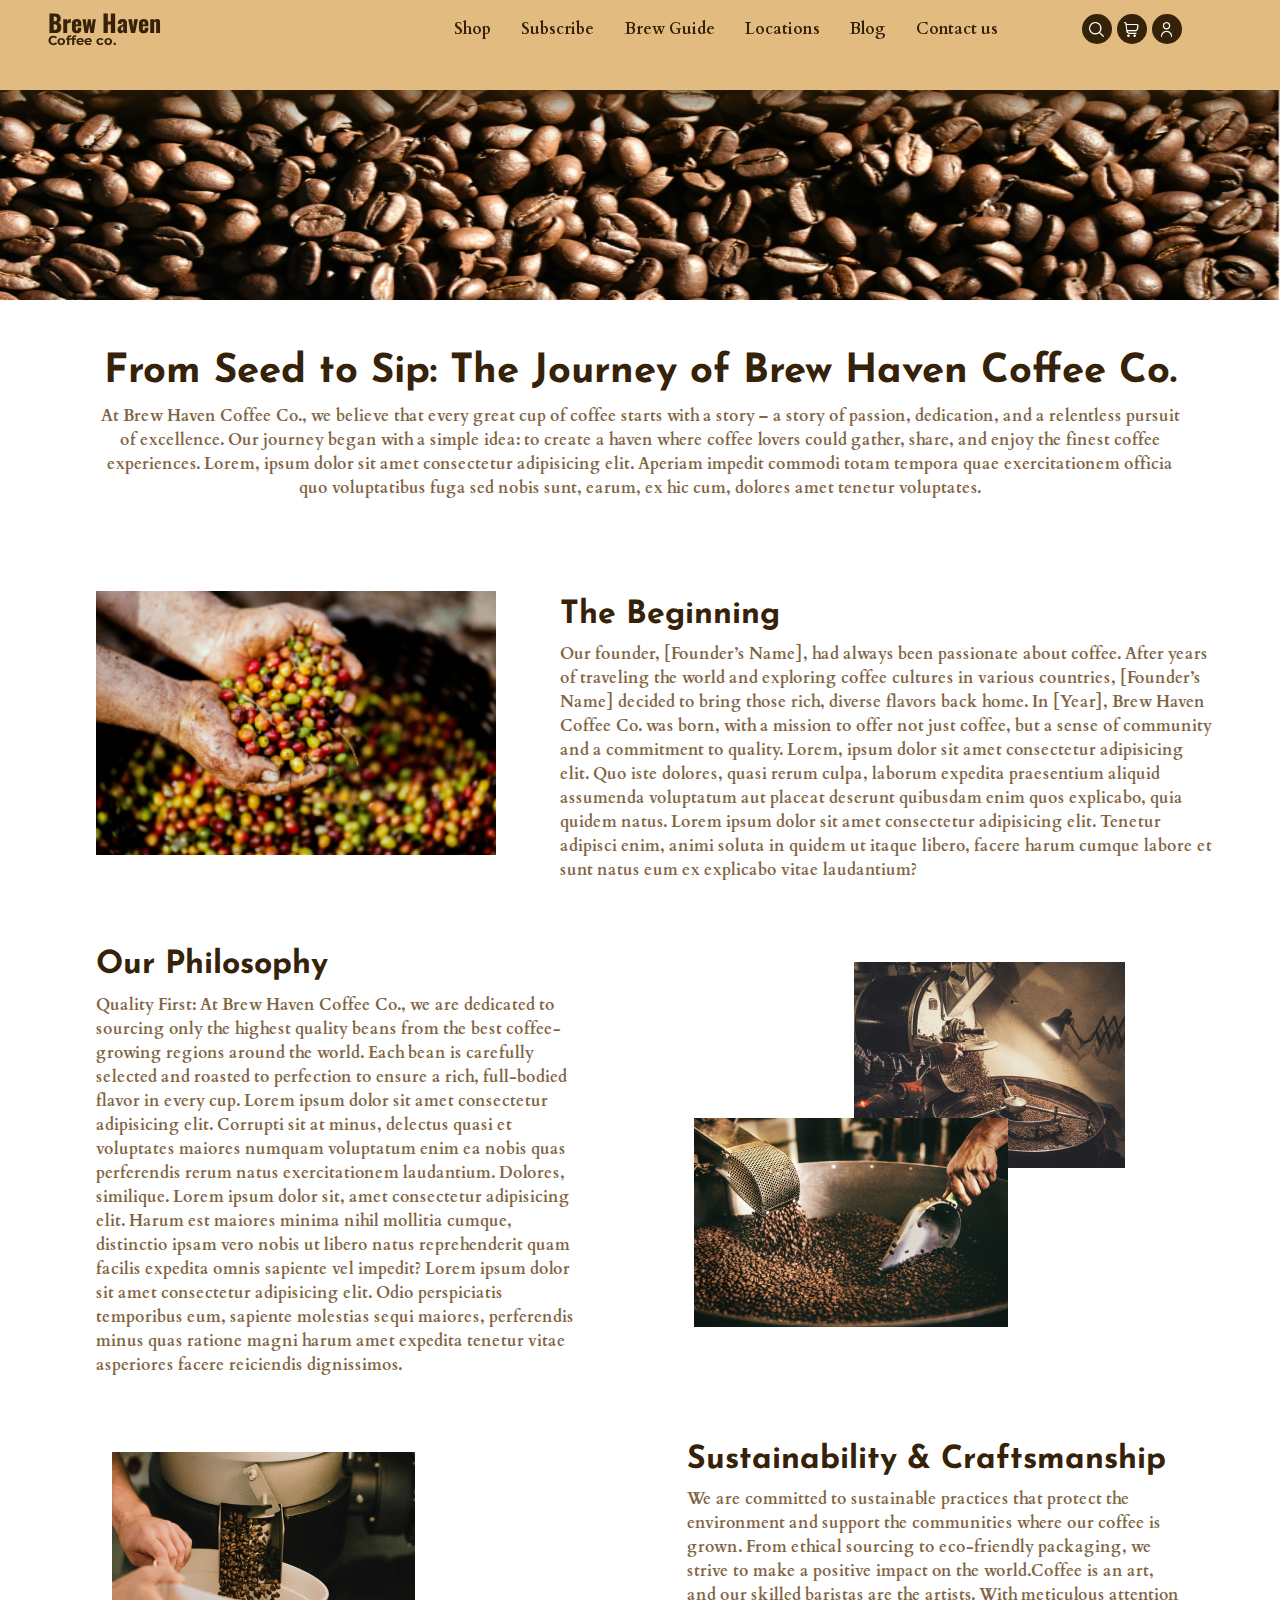
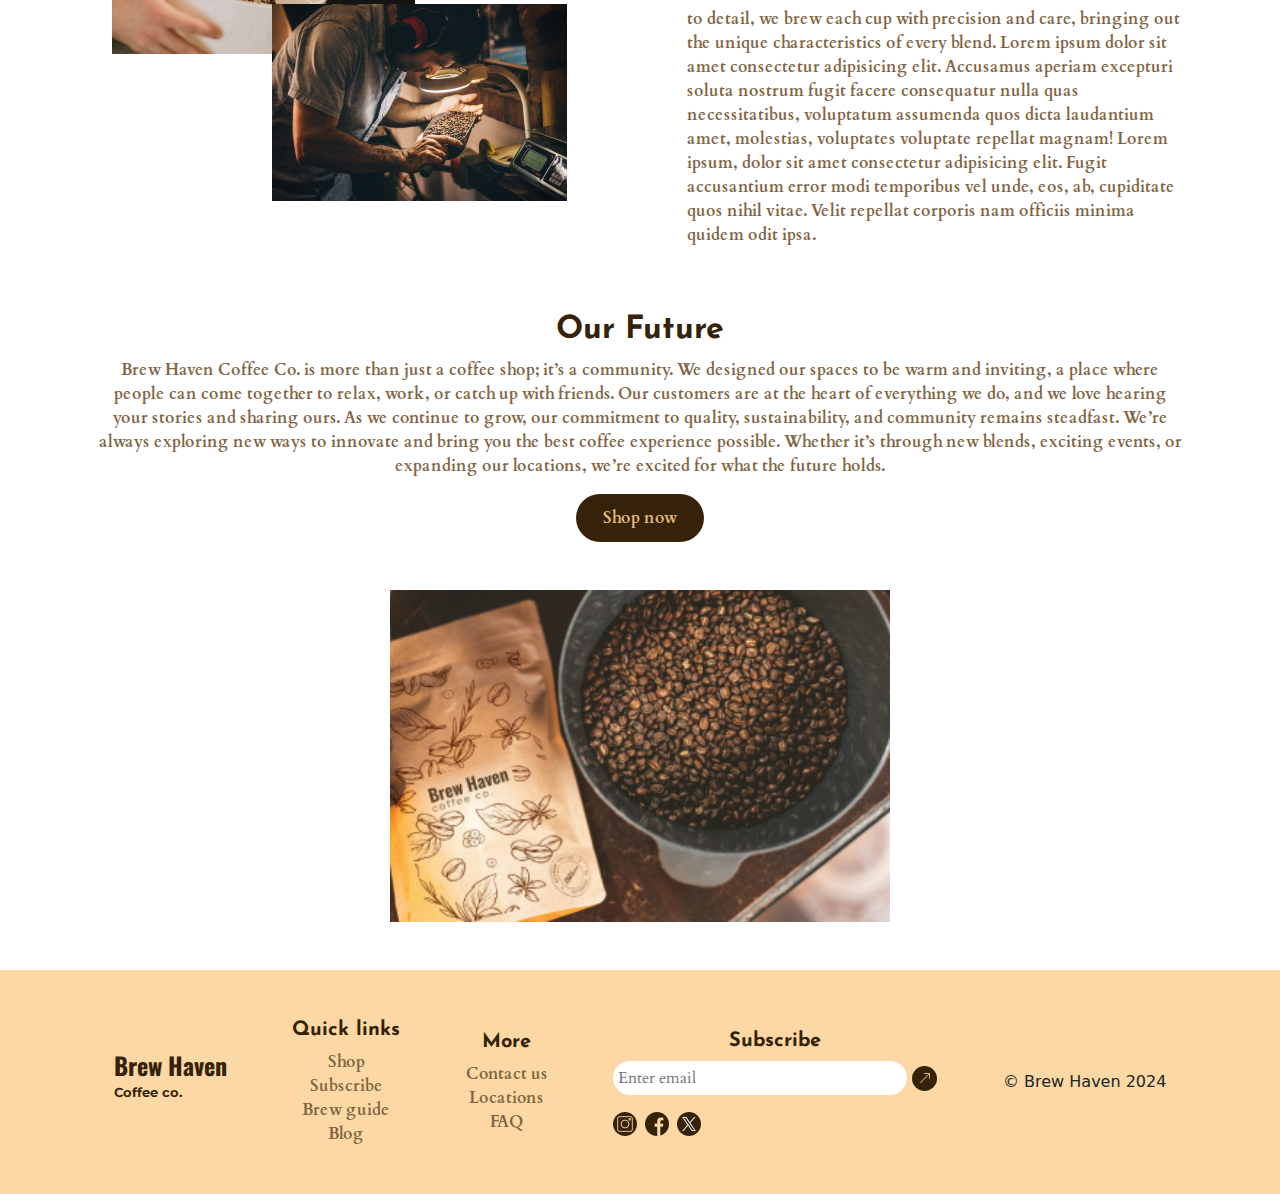
<file: about.html>
<!DOCTYPE html>
<html lang="en">
<head>
    <meta charset="UTF-8">
    <meta name="viewport" content="width=device-width, initial-scale=1.0">
    <title>About us</title>
     <!-- ========= bootsrap ========== -->
     <link href="https://cdn.jsdelivr.net/npm/bootstrap@5.3.3/dist/css/bootstrap.min.css" rel="stylesheet" 
     integrity="sha384-QWTKZyjpPEjISv5WaRU9OFeRpok6YctnYmDr5pNlyT2bRjXh0JMhjY6hW+ALEwIH" crossorigin="anonymous">
 
     <!-- ====== FONT ===== -->
     <link rel="preconnect" href="https://fonts.googleapis.com">
    <link rel="preconnect" href="https://fonts.gstatic.com" crossorigin>
    <link href="https://fonts.googleapis.com/css2?family=Cardo:ital,wght@0,400;0,700;1,400&family=Josefin+Sans:ital,wght@0,100..700;1,100..700&family=Montserrat:ital,wght@0,100..900;1,100..900&family=Oswald:wght@200..700&display=swap"
    rel="stylesheet">

    <link rel="stylesheet" href="./styles/about.css">

</head>
<body>
    
     <div id="loader" style=" background: var(--color-light) url('images/Animation - 1719247855815.gif') no-repeat center ;
    height: 100vh;
    width: 100%;
    position: fixed;
    z-index: 100;
    background-size: 15%;"></div>
    
    <!-- ===== nav ====== -->
    <div class="container1 header-page ">
    <div class="nav-con">
        <div id="nav" class="container1 ">
            <div class="  nav-row d-flex justify-content-between align-items-center">
                <div class="header-item item-left mx-5   pt-sm-3">
                    <div class="logo ">
                        <span style="line-height: 2px;"><a id="logo" href="index.html" >Brew Haven</a>
                        <span><p id="logo-sub" style="font-family: montserrat; font-size: .8rem; width: 5rem; kerning: 2rem; color: #352208;">Coffee co.</p></span>
                    </span>
                    </div>
                </div>
                    <div class="header-item item-center d-block d-sm-none d-md-none d-lg-block align-items-center text-center pt-3">
                        <div class="menu">
                            <ul class="menu-item ">
                                <li><a href="shop.html">Shop</a></li>
                                <li><a href="subscribe.html">Subscribe</a></li>
                                <li><a href="#">Brew Guide</a></li>
                                <li><a href="#">Locations</a></li>
                                <li><a href="#">Blog</a></li>
                                <li><a href="#">Contact us</a></li>
                            </ul>
                        </div>
                    </div>
                    <div class="header-item item-right flex-end ">
                        <button class="icon"><span><img src="images/search.png" width="15px"></span></button>
                        <button class="icon"><span><img src="images/shopping-cart.png"  width="15px" alt="" srcset=""></span></button>
                        <button class="icon"><span><img src="images/user (1).png"  width="15px" alt="" srcset=""></span></button>
                        <button id="menu-btn" class="icon sm-icon d-lg-none"><span><img src="images/menu-burger.png"  width="15px" alt="" srcset=""></span></button>
                        <button id="menu-close" class="icon sm-icon-cross "><span><img src="images/cross.png"  width="15px" alt="" srcset=""></span></button>   
                    </div>
            </div>
        </div>
    </div>
    <div class="menu-sm" >
        <div class="menu">
                <ul class="menu-sm-item d-flex flex-column justify-content-center align-items-center pe-5 me-5"style=" ">
                <ul class="menu-sm-item d-flex flex-column justify-content-center align-items-center "style=" ">
                <li><a href="#">Shop</a></li>
                <li><a href="#">Subscribe</a></li>
                <li><a href="#">Brew Guide</a></li>
                <li><a href="location.html">Locations</a></li>
                <li><a href="#">Blog</a></li>
                <li><a href="#">Contact us</a></li>
            </ul>
        </div>
    </div>
</div>

<!-- ========== abt start ========== -->
<div class="header-img position-relative">
    <img src="images/ivan-monroy-pID-dFZTMUk-unsplash 1.png" alt="" ">
</div>
<div class="header-con text-center mx-5">
     <h1 class="mt-5">From Seed to Sip: The Journey of Brew Haven Coffee Co.</h1>
    <p class=" mx-5">At Brew Haven Coffee Co., we believe that every great cup of coffee starts with a story – a story of passion, dedication, and a relentless pursuit of excellence. Our journey began with a simple idea: to create a haven where coffee lovers could gather, share, and enjoy the finest coffee experiences.
        Lorem, ipsum dolor sit amet consectetur adipisicing elit. Aperiam impedit commodi totam tempora quae exercitationem officia quo voluptatibus fuga sed nobis sunt, earum, ex hic cum, dolores amet tenetur voluptates.
    </p>
</div>
<div class="con2 d-flex flex-lg-row align-items-center justify-content-evenly flex-md-column flex-sm-column mx-5 my-5 text-sm-center text-lg-start">
    <div class="con2-left mx-5">
        <img src="images/pexels-livier-garcia-645743-1459339 1.png" alt="" width="400px">
    </div>
    <div class="con2-right mx-3">
        <h2 class="con-h mt-5">The Beginning</h2>
        <p>Our founder, [Founder’s Name], had always been passionate about coffee. After years of traveling the world and exploring coffee cultures in various countries, [Founder’s Name] decided to bring those rich, diverse flavors back home. In [Year], Brew Haven Coffee Co. was born, with a mission to offer not just coffee, 
            but a sense of community and a commitment to quality.
            Lorem, ipsum dolor sit amet consectetur adipisicing elit. Quo iste dolores, quasi rerum culpa, laborum expedita praesentium aliquid assumenda voluptatum aut placeat deserunt quibusdam enim quos explicabo, quia quidem natus.
            Lorem ipsum dolor sit amet consectetur adipisicing elit. Tenetur adipisci enim, animi soluta in quidem ut itaque libero, facere harum cumque labore et sunt natus eum ex explicabo vitae laudantium?</p>
        </div>
    </div>

    <div class="con-3 d-flex flex-lg-row align-items-center justify-content-evenly flex-md-column flex-sm-column mx-5 my-5 text-sm-center text-lg-start">
        <div class="con2-leftmx-5 px-5">
            <h2 class="con-h">Our Philosophy</h2>
            <p>Quality First: At Brew Haven Coffee Co., we are dedicated to sourcing only the highest quality beans from the best coffee-growing regions around the world. Each bean is carefully selected and roasted to perfection to ensure a rich, 
                full-bodied flavor in every cup.
                Lorem ipsum dolor sit amet consectetur adipisicing elit. Corrupti sit at minus, delectus quasi et voluptates maiores numquam voluptatum enim ea nobis quas perferendis rerum natus exercitationem laudantium. Dolores, similique.
                Lorem ipsum dolor sit, amet consectetur adipisicing elit. Harum est maiores minima nihil mollitia cumque, distinctio ipsam vero nobis ut libero natus reprehenderit quam facilis expedita omnis sapiente vel impedit?
                Lorem ipsum dolor sit amet consectetur adipisicing elit. Odio perspiciatis temporibus eum, sapiente molestias sequi maiores, perferendis minus quas ratione magni harum amet expedita tenetur vitae asperiores facere reiciendis dignissimos.</p>
        </div>
        <div class="con2-right mx-5">
            <div  id="con2-img1" class="img mx-5 px-5"><img  src="images/yanapi-senaud-6HR8vpjYUHo-unsplash 1.png" alt="">
            </div>
            <div id="con2-img-2" class="img mx-5 px-5"><img  src="images/tim-mossholder-YC6RVdoTtIk-unsplash 1.png" alt="">
            </div>
        </div>
    </div>

    <div class="con-4 d-flex flex-lg-row align-items-center justify-content-evenly flex-md-column flex-sm-column mx-5 my-5 text-sm-center text-lg-start">
        <div class="con2-left mx-5">
            <div  id="con3-img1" class="img mx-5 px-5"><img  src="images/corey-young-LDp9TubQbFg-unsplash 1.png" alt="">
            </div>
            <div id="con3-img-2" class="img mx-5 px-5"><img  src="images/tim-mossholder-P59xkC9zLIE-unsplash 1.png" alt="">
            </div>
        </div>
        <div class="con2-right mx-5 ">
            <h2 class="con-h">Sustainability & Craftsmanship</h2>
            <p>We are committed to sustainable practices that protect the environment and support the communities where our coffee is grown. From ethical sourcing to eco-friendly packaging, we strive to make a positive 
                impact on the world.Coffee is an art, and our skilled baristas are the artists. With meticulous attention to detail, we brew each cup with precision and care, 
                bringing out the unique characteristics of every blend.
                Lorem ipsum dolor sit amet consectetur adipisicing elit. Accusamus aperiam excepturi soluta nostrum fugit facere consequatur nulla quas necessitatibus, voluptatum assumenda quos dicta laudantium amet, molestias, voluptates voluptate repellat magnam!
                Lorem ipsum, dolor sit amet consectetur adipisicing elit. Fugit accusantium error modi temporibus vel unde, eos, ab, cupiditate quos nihil vitae. Velit repellat corporis nam officiis minima quidem odit ipsa.</p>
        </div>
    </div>

    <div class="con-5 d-flex flex-column align-items-center justify-content-evenly f mx-5 my-5 text-center">
        <div class="con2-left mx-5 px-">
            <h2 class="con-h">Our Future</h2>
            <p>Brew Haven Coffee Co. is more than just a coffee shop; it’s a community. We designed our spaces to be warm and inviting, a place where people can come together to relax, work, or catch up with friends. Our customers are at the heart of everything we do, 
                and we love hearing your stories and sharing ours.
                As we continue to grow, our commitment to quality, sustainability, and community remains steadfast. We’re 
                always exploring new ways to innovate and bring you the best coffee experience possible. Whether it’s through new blends, exciting events, or expanding our locations, we’re excited for what the future holds.</p>
                <a id="btn-tag" href="about.html"><button id="abt-btn" class="btn buttons mb-5">Shop now</button>
        </div>
        <div class="con2-right mx-5">
            </div>
            <div id="con-img-2" class="img mx-5 px-5"><img  src="images/mockupbee-ghsa1586bVU-unsplash (3) 1.png" alt="" width="500px">
            </div>
        </div>
    </div>
    







<div class="footer-con p-5 text-center">
    <div class="footer d-flex justify-content-evenly flex-lg-row flex-sm-column row-gap-5 align-items-center">
        <div class="logo"><span style="line-height: 10px;"><h6 style="font-family: oswald; font-weight: bolder; font-size: 1.5rem; color: #352208;">Brew Haven</h6>
            <p style="font-family: montserrat; font-size: .8rem; kerning: 2rem; color: #352208;"class="text-start">Coffee co.</p></span>
        </div>
        <div class="quick-links">
            <h5>Quick links</h5>
            <a  href="#" class="links">Shop</a><br>
            <a href="#">Subscribe</a><br>
            <a href="#">Brew guide</a><br>
            <a href="#">Blog</a><br>
        </div>
        <div class="footer-more">
            <h5>More</h5>
            <a href="#">Contact us</a><br>
            <a href="location.html">Locations</a><br>
           <a href="#">FAQ</a><br>
        </div>
        <div class="footer-sub">
            <h5>Subscribe</h5>
            <div class="f-sub"> <input id="footer-input" type="text" placeholder="Enter email"> <button class="arrow buttons" style="width: 25px; height: 25px; padding-bottom: 3px;"><span><img src="images/arrow-up-right.png" width="10px"></span></button>
            </div>
            <div class="footer-socio d-flex column-gap-2"><a href="#"><img src="images/instagram.png" alt=""></a>
            <a href="#"><img src="images/facebook.png" alt=""></a>
            <a href="#"><img src="images/twitter.png" alt=""></div></a>
        </div>
        <div class="copy"><span>&#169; Brew Haven 2024</span></div>
    </div>
</div>








<!-- ===== javascript ======= -->
    <script src="script.js"></script>
</body>
</html>
</file>
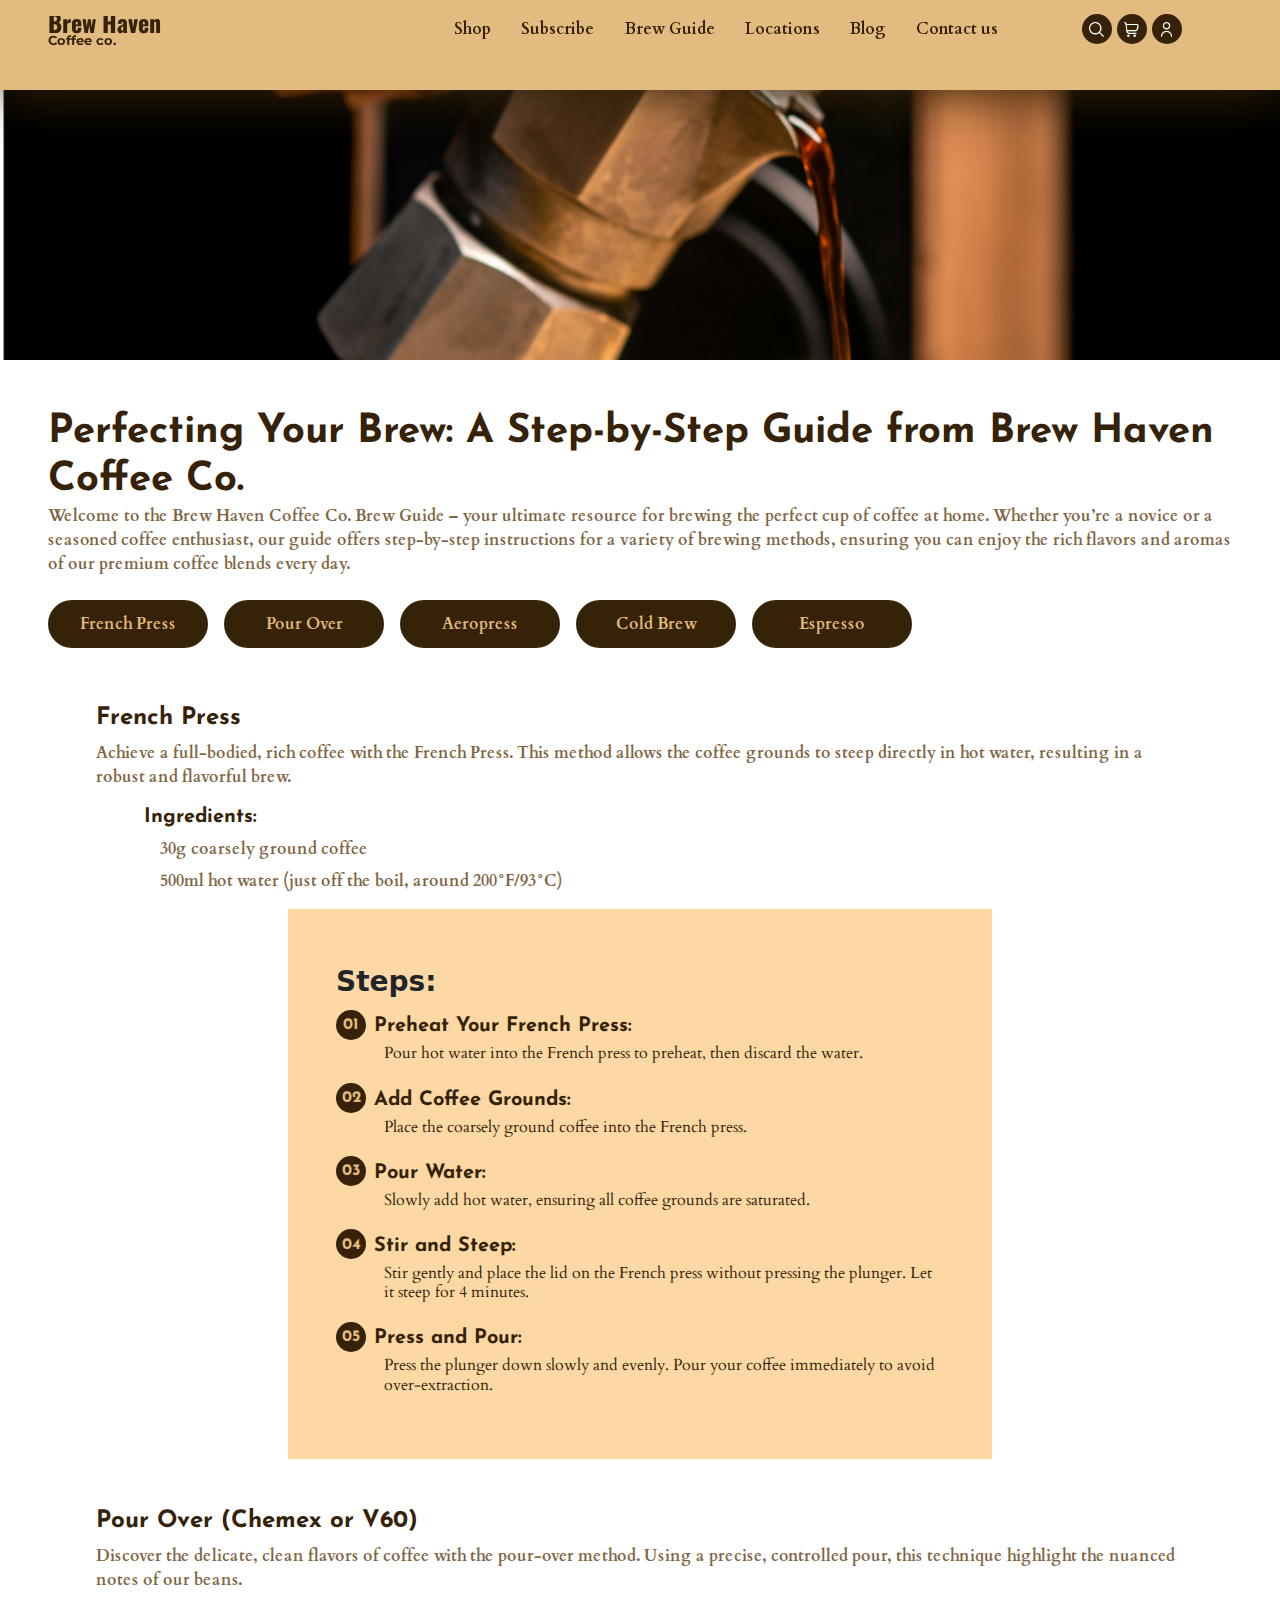
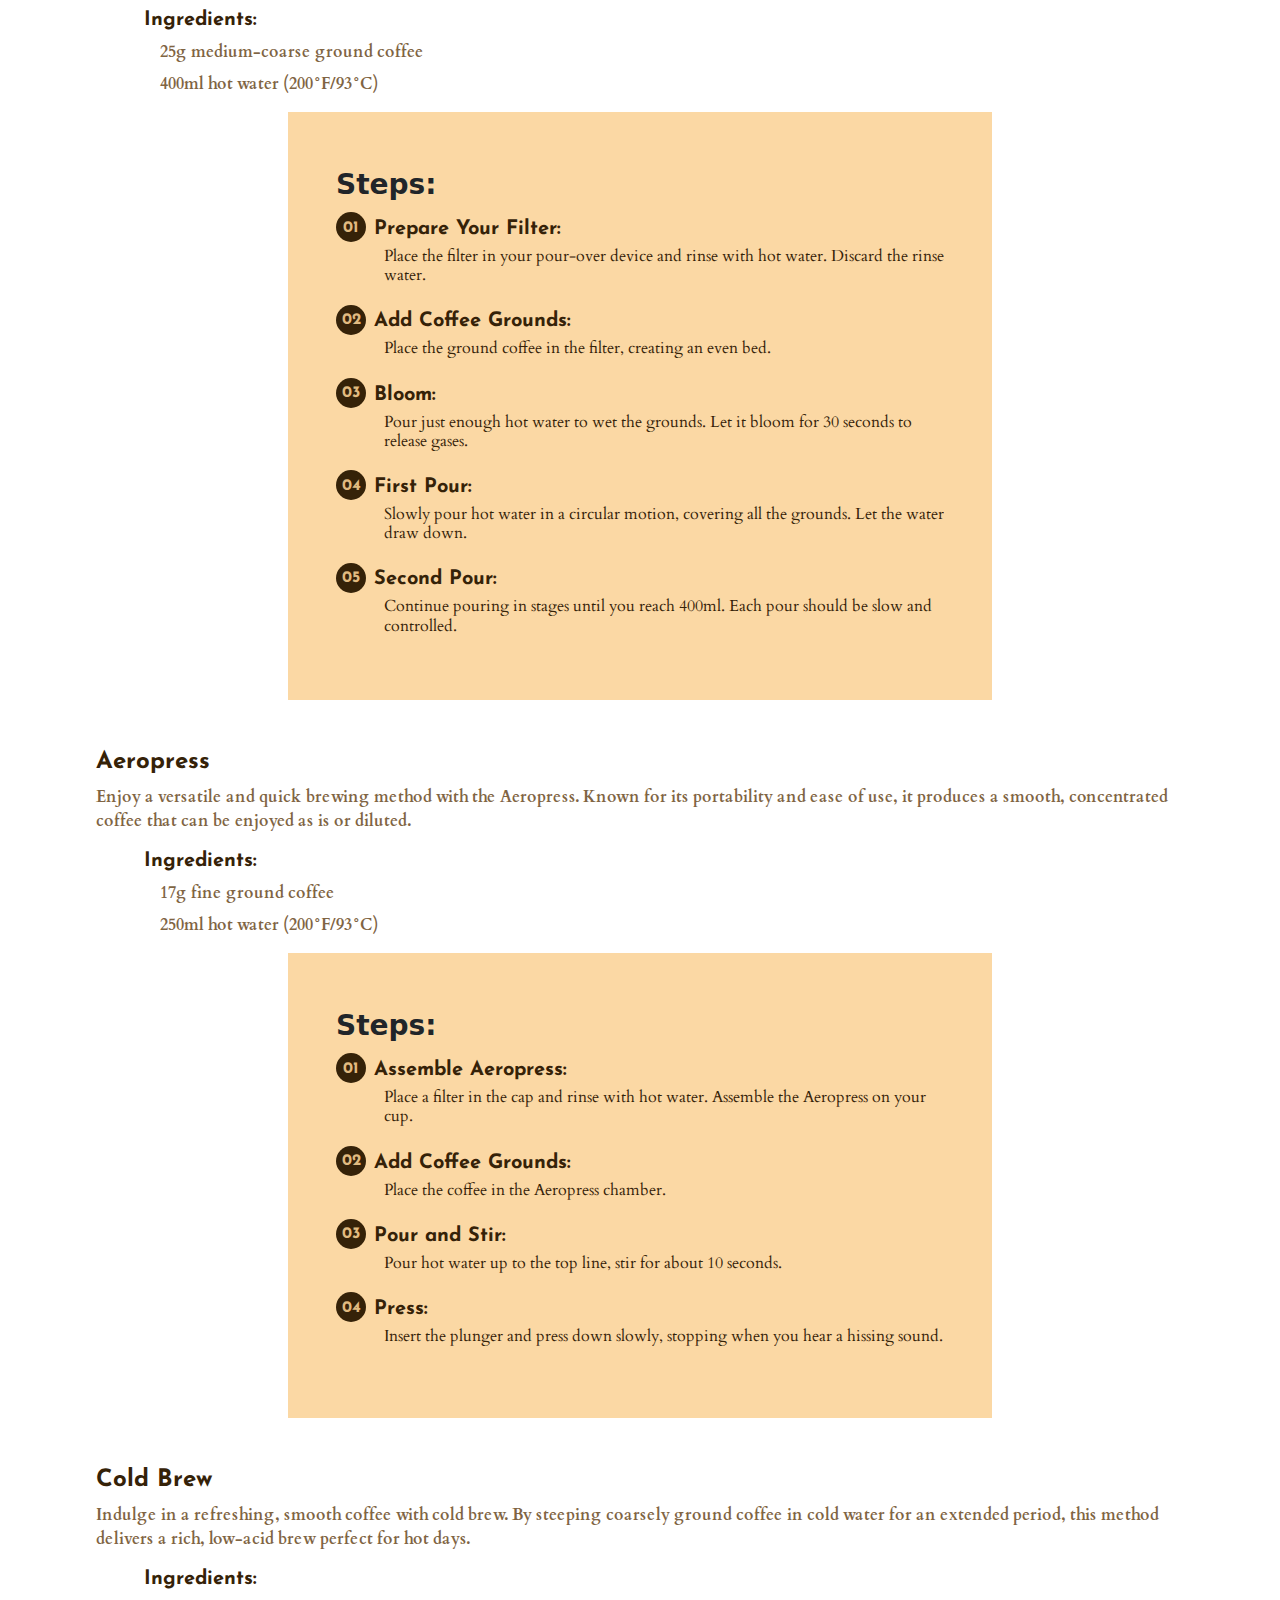
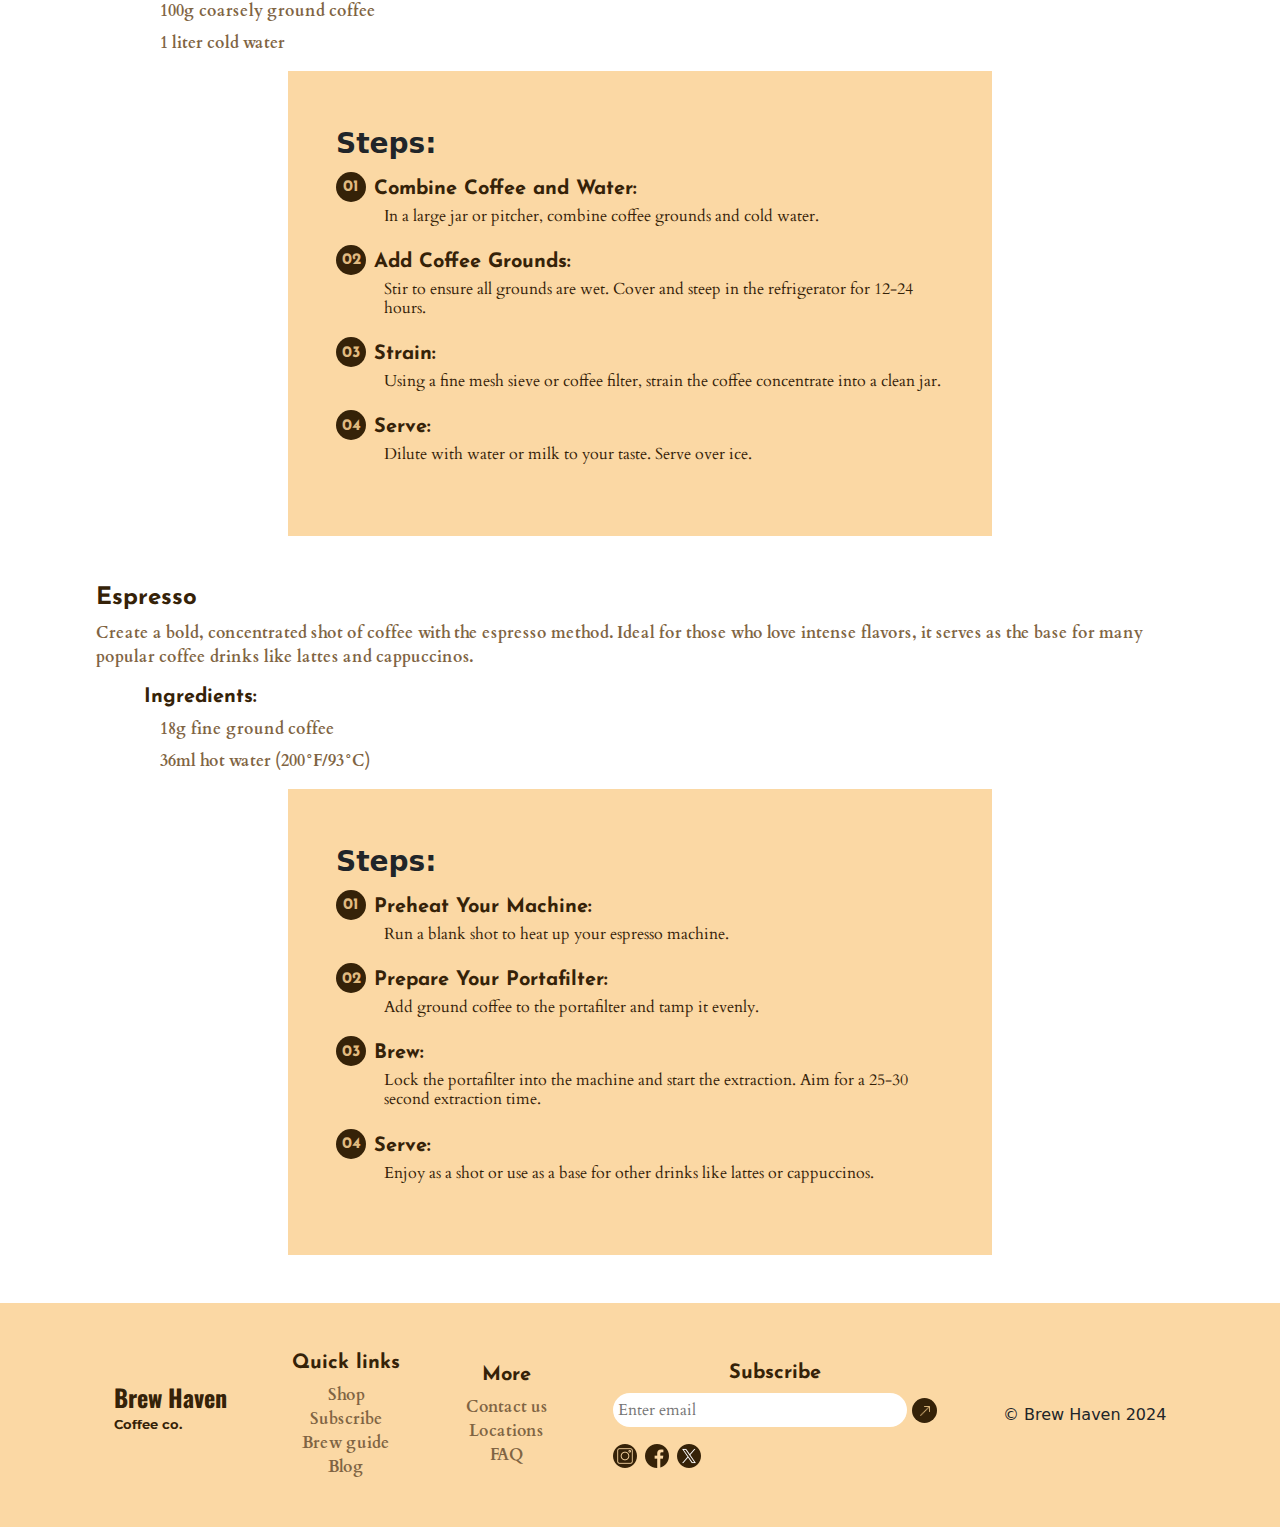
<file: brewGuide.html>
<!DOCTYPE html>
<html lang="en">
<head>
    <meta charset="UTF-8">
    <meta name="viewport" content="width=device-width, initial-scale=1.0">
    <title>Location</title>

    <link href="https://cdn.jsdelivr.net/npm/bootstrap@5.3.3/dist/css/bootstrap.min.css" rel="stylesheet" 
     integrity="sha384-QWTKZyjpPEjISv5WaRU9OFeRpok6YctnYmDr5pNlyT2bRjXh0JMhjY6hW+ALEwIH" crossorigin="anonymous">
 
     <!-- ====== FONT ===== -->
     <link rel="preconnect" href="https://fonts.googleapis.com">
    <link rel="preconnect" href="https://fonts.gstatic.com" crossorigin>
    <link href="https://fonts.googleapis.com/css2?family=Cardo:ital,wght@0,400;0,700;1,400&family=Josefin+Sans:ital,wght@0,100..700;1,100..700&family=Montserrat:ital,wght@0,100..900;1,100..900&family=Oswald:wght@200..700&display=swap"
    rel="stylesheet">

    <link rel="stylesheet" href="./styles/brewGuide.css">
</head>
<body>
    <div class="container1 header-page ">
        <div class="nav-con overflow-hidden">
            <div id="nav" class="container1 ">
                <div class="  nav-row d-flex justify-content-between align-items-center overflow-hidden">
                    <div class="header-item item-left mx-5   pt-sm-3">
                        <div class="logo overflow-hidden">
                            <span style="line-height: 2px;"><a id="logo" href="index.html" >Brew Haven</a>
                            <span><p id="logo-sub" style="font-family: montserrat; font-size: .8rem; width: 5rem; kerning: 2rem; color: #352208;">Coffee co.</p></span>
                        </span>
                        </div>
                    </div>
                        <div class="header-item item-center d-block d-sm-none d-md-none d-lg-block align-items-center text-center pt-3 overflow-hidden">
                            <div class="menu ">
                                <ul class="menu-item ">
                                    <li><a class="menu-a" href="shop.html">Shop</a></li>
                                    <li><a class="menu-a" href="subscribe.html">Subscribe</a></li>
                                    <li><a class="menu-a" href="brewGuide.html">Brew Guide</a></li>
                                    <li><a class="menu-a" href="location.html">Locations</a></li>
                                    <li><a class="menu-a" href="#">Blog</a></li>
                                    <li><a class="menu-a" href="#">Contact us</a></li>
                                </ul>
                            </div>
                        </div>
                        <div class="header-item item-right flex-end ">
                            <button class="icon"><span><img src="images/search.png" width="15px"></span></button>
                            <button class="icon"><span><img src="images/shopping-cart.png"  width="15px" alt="" srcset=""></span></button>
                            <button class="icon"><span><img src="images/user (1).png"  width="15px" alt="" srcset=""></span></button>
                            <button id="menu-btn" class="icon sm-icon d-lg-none"><span><img src="images/menu-burger.png"  width="15px" alt="" srcset=""></span></button>
                            <button id="menu-close" class="icon sm-icon-cross "><span><img src="images/cross.png"  width="15px" alt="" srcset=""></span></button>   
                        </div>
                </div>
            </div>
        </div>
        <div class="menu-sm " >
            <div class="menu ">
                    <ul class="menu-sm-item d-flex flex-column justify-content-center align-items-center pe-5 me-5"style=" ">
                    <ul class="menu-sm-item d-flex flex-column justify-content-center align-items-center "style=" ">
                    <li><a href="shop.html">Shop</a></li>
                    <li><a href="#">Subscribe</a></li>
                    <li><a href="#">Brew Guide</a></li>
                    <li><a href="location.html">Locations</a></li>
                    <li><a href="#">Blog</a></li>
                    <li><a href="#">Contact us</a></li>
                </ul>
            </div>
        </div>
    </div>


     <!-- ============== bg ========= -->
     <div class="shop-header-img " style="width: 100%;
     height: 40vh;
     background: url('images/martin-tupy-l13CGnRaduY-unsplash\ 1.png') no-repeat center;
     background-size: cover;">
         <!-- <img src="images/nathan-dumlao-KixfBEdyp64-unsplash 3.png" alt="" width="100%"> -->
     </div>

     <div class="brew-header mx-5 mt-5">
        <h1 class="mb-0">Perfecting Your Brew: A Step-by-Step Guide from Brew Haven Coffee Co.</h1>
        <p>Welcome to the Brew Haven Coffee Co. Brew Guide – your ultimate resource for brewing the perfect cup of coffee at home. Whether you’re a novice or a seasoned coffee enthusiast, our guide offers step-by-step instructions for a variety of brewing methods, ensuring you can enjoy the rich 
            flavors and aromas of our premium coffee blends every day.</p>
    </div>

    <div class="shop-btns d-flex mx-5 py-2 overflow-scroll">
        <button class="btn   shop-btn  me-3" ><a href="#French" id="btn-a">French Press</a></button>
        <button class="btn   shop-btn  me-3" ><a href="#Pour" id="btn-a">Pour Over</a></button>
        <button class="btn   shop-btn  me-3" ><a href="#Aeropress" id="btn-a">Aeropress</a></button>
        <button class="btn   shop-btn  me-3" ><a href="#cold" id="btn-a">Cold Brew</a></button>
        <button class="btn   shop-btn  me-3" ><a href="#espresso" id="btn-a">Espresso</a></button>
    </div>

    <div class="con m-sm-5">
        <div class="brew-content1 m-5 mb-0" id="French">
            <h4>French Press</h4>
            <p>Achieve a full-bodied, rich coffee with the French Press. This method allows the coffee grounds to steep directly in hot water, resulting 
                in a robust and flavorful brew.</p>
                <div class="bcon1 mx-5">
                    <h5>Ingredients:</h5>
                    <p class="my-0 mb-2 mx-3">30g coarsely ground coffee</p>
                    <p class="my-0 mb-3 mx-3">500ml hot water (just off the boil, around 200°F/93°C)</p>
                </div>
        </div>
        <div class="subscription-con d-flex  justify-content-center align-items-center p-md-5 p-3 pt-0 mb-5 mx-auto">
            <div class="sub-con ">
                <h3 class="sub-heading fw-bolder mb-3 mt-4 mt-md-2">Steps:</h3>
                <h5 class="sub-subheading d-flex mb-0 "><div class="sub-no">01</div>Preheat Your French Press:</h4>
                <h6 class="sub-p mb-4 ms-5 overflow-hidden">Pour hot water into the French press to preheat, then discard the water.</h6>
    
                <h5 class="sub-subheading d-flex mb-0 "><div class="sub-no">02</div>Add Coffee Grounds: </h4>
                <h6 class="sub-p mb-4 ms-5 overflow-hidden">Place the coarsely ground coffee into the French press.</h6>
    
                <h5 class="sub-subheading d-flex mb-0"><div class="sub-no">03</div>Pour Water:</h5>
                <h6 class="sub-p mb-4 ms-5 overflow-hidden">Slowly add hot water, ensuring all coffee grounds are saturated.</h6>

                <h5 class="sub-subheading d-flex mb-0"><div class="sub-no">04</div>Stir and Steep: </h5>
                <h6 class="sub-p mb-4 ms-5 overflow-hidden">Stir gently and place the lid on the French press without pressing the plunger. Let it steep for 4 minutes.</h6>

                <h5 class="sub-subheading d-flex mb-0"><div class="sub-no">05</div>Press and Pour: </h5>
                <h6 class="sub-p mb-3 ms-5 overflow-hidden">Press the plunger down slowly and evenly. Pour your coffee immediately to avoid over-extraction.</h6>
            </div>
        </div>

        <div class="brew-content2 m-5 mb-0" id="Pour">
            <h4> Pour Over (Chemex or V60)</h4>
            <p>Discover the delicate, clean flavors of coffee with the pour-over method. Using a precise, controlled pour, this technique highlight
                 the nuanced notes of our beans.</p>
                <div class="bcon1 mx-5">
                    <h5>Ingredients:</h5>
                    <p class="my-0 mb-2 mx-3">25g medium-coarse ground coffee</p>
                    <p class="my-0 mb-3 mx-3">400ml hot water (200°F/93°C)</p>
                </div>
        </div>
        <div class="subscription-con d-flex  justify-content-center align-items-center p-md-5 p-3 pt-0 mb-5 mx-auto">
            <div class="sub-con ">
                <h3 class="sub-heading fw-bolder mb-3 mt-4 mt-md-2">Steps:</h3>
                <h5 class="sub-subheading d-flex mb-0 "><div class="sub-no">01</div>Prepare Your Filter:</h4>
                <h6 class="sub-p mb-4 ms-5 overflow-hidden"> Place the filter in your pour-over device and rinse with hot water. Discard the rinse water.</h6>
    
                <h5 class="sub-subheading d-flex mb-0 "><div class="sub-no">02</div>Add Coffee Grounds: </h4>
                <h6 class="sub-p mb-4 ms-5 overflow-hidden">Place the ground coffee in the filter, creating an even bed.</h6>
    
                <h5 class="sub-subheading d-flex mb-0"><div class="sub-no">03</div>Bloom:</h5>
                <h6 class="sub-p mb-4 ms-5 overflow-hidden"> Pour just enough hot water to wet the grounds. Let it bloom for 30 seconds to release gases.</h6>

                <h5 class="sub-subheading d-flex mb-0"><div class="sub-no">04</div>First Pour:</h5>
                <h6 class="sub-p mb-4 ms-5 overflow-hidden">Slowly pour hot water in a circular motion, covering all the grounds. Let the water draw down.</h6>

                <h5 class="sub-subheading d-flex mb-0"><div class="sub-no">05</div>Second Pour:</h5>
                <h6 class="sub-p mb-3 ms-5 overflow-hidden"> Continue pouring in stages until you reach 400ml. Each pour should be slow and controlled.</h6>
            </div>
        </div>
        
        <div class="brew-content3 m-5 mb-0" id="Aeropress">
            <h4> Aeropress</h4>
            <p>Enjoy a versatile and quick brewing method with the Aeropress. Known for its portability 
                and ease of use, it produces a smooth, concentrated coffee that can be enjoyed as is or diluted.</p>
                <div class="bcon1 mx-5">
                    <h5>Ingredients:</h5>
                    <p class="my-0 mb-2 mx-3">17g fine ground coffee</p>
                    <p class="my-0 mb-3 mx-3">250ml hot water (200°F/93°C)</p>
                </div>
        </div>
        <div class="subscription-con d-flex  justify-content-center align-items-center p-md-5 p-3 pt-0 mb-5 mx-auto">
            <div class="sub-con ">
                <h3 class="sub-heading fw-bolder mb-3 mt-4 mt-md-2">Steps:</h3>
                <h5 class="sub-subheading d-flex mb-0 "><div class="sub-no">01</div>Assemble Aeropress: </h4>
                <h6 class="sub-p mb-4 ms-5 overflow-hidden">Place a filter in the cap and rinse with hot water. Assemble the Aeropress on your cup.</h6>
    
                <h5 class="sub-subheading d-flex mb-0 "><div class="sub-no">02</div>Add Coffee Grounds:</h4>
                <h6 class="sub-p mb-4 ms-5 overflow-hidden">Place the coffee in the Aeropress chamber.</h6>
    
                <h5 class="sub-subheading d-flex mb-0"><div class="sub-no">03</div>Pour and Stir: </h5>
                <h6 class="sub-p mb-4 ms-5 overflow-hidden">  Pour hot water up to the top line, stir for about 10 seconds.</h6>

                <h5 class="sub-subheading d-flex mb-0"><div class="sub-no">04</div>Press:</h5>
                <h6 class="sub-p mb-4 ms-5 overflow-hidden"> Insert the plunger and press down slowly, stopping when you hear a hissing sound.</h6>
            </div>
        </div>

        <div class="brew-content4 m-5 mb-0"id="cold">
            <h4> Cold Brew</h4>
            <p>Indulge in a refreshing, smooth coffee with cold brew. By steeping coarsely ground coffee in cold water for an extended period, this 
                method delivers a rich, low-acid brew perfect for hot days.</p>
                <div class="bcon1 mx-5">
                    <h5>Ingredients:</h5>
                    <p class="my-0 mb-2 mx-3">100g coarsely ground coffee</p>
                    <p class="my-0 mb-3 mx-3">1 liter cold water</p>
                </div>
        </div>
        <div class="subscription-con d-flex  justify-content-center align-items-center p-md-5 p-3 pt-0 mb-5 mx-auto">
            <div class="sub-con ">
                <h3 class="sub-heading fw-bolder mb-3 mt-4 mt-md-2">Steps:</h3>
                <h5 class="sub-subheading d-flex mb-0 "><div class="sub-no">01</div>Combine Coffee and Water:</h4>
                <h6 class="sub-p mb-4 ms-5 overflow-hidden">In a large jar or pitcher, combine coffee grounds and cold water.</h6>
    
                <h5 class="sub-subheading d-flex mb-0 "><div class="sub-no">02</div>Add Coffee Grounds:</h4>
                <h6 class="sub-p mb-4 ms-5 overflow-hidden">Stir to ensure all grounds are wet. Cover and steep in the refrigerator for 12-24 hours.</h6>
    
                <h5 class="sub-subheading d-flex mb-0"><div class="sub-no">03</div>Strain:</h5>
                <h6 class="sub-p mb-4 ms-5 overflow-hidden">Using a fine mesh sieve or coffee filter, strain the coffee concentrate into a clean jar.</h6>

                <h5 class="sub-subheading d-flex mb-0"><div class="sub-no">04</div>Serve: </h5>
                <h6 class="sub-p mb-4 ms-5 overflow-hidden">Dilute with water or milk to your taste. Serve over ice.</h6>
            </div>
        </div>

        <div class="brew-content5 m-5 mb-0" id="espresso">
            <h4>Espresso</h4>
            <p>Create a bold, concentrated shot of coffee with the espresso method. Ideal for those who love intense flavors, it serves as the base for many
                 popular coffee drinks like lattes and cappuccinos.</p>
                <div class="bcon1 mx-5">
                    <h5>Ingredients:</h5>
                    <p class="my-0 mb-2 mx-3">18g fine ground coffee</p>
                    <p class="my-0 mb-3 mx-3">36ml hot water (200°F/93°C)</p>
                </div>
        </div>
        <div class="subscription-con d-flex  justify-content-center align-items-center p-md-5 p-3 pt-0 mb-5 mx-auto">
            <div class="sub-con ">
                <h3 class="sub-heading fw-bolder mb-3 mt-4 mt-md-2">Steps:</h3>
                <h5 class="sub-subheading d-flex mb-0 "><div class="sub-no">01</div>Preheat Your Machine:</h4>
                <h6 class="sub-p mb-4 ms-5 overflow-hidden">Run a blank shot to heat up your espresso machine.</h6>
    
                <h5 class="sub-subheading d-flex mb-0 "><div class="sub-no">02</div>Prepare Your Portafilter:</h4>
                <h6 class="sub-p mb-4 ms-5 overflow-hidden">Add ground coffee to the portafilter and tamp it evenly.</h6>
    
                <h5 class="sub-subheading d-flex mb-0"><div class="sub-no">03</div>Brew:</h5>
                <h6 class="sub-p mb-4 ms-5 overflow-hidden"> Lock the portafilter into the machine and start the extraction. Aim for a 25-30 second extraction time.</h6>

                <h5 class="sub-subheading d-flex mb-0"><div class="sub-no">04</div>Serve: </h5>
                <h6 class="sub-p mb-4 ms-5 overflow-hidden">Enjoy as a shot or use as a base for other drinks like lattes or cappuccinos.</h6>
            </div>
        </div>

    </div>










    <div class="footer-con p-5 text-center overflow-hidden">
        <div class="footer d-flex justify-content-evenly flex-lg-row flex-sm-column row-gap-5 align-items-center overflow-hidden">
            <div class="logo "><span style="line-height: 10px;"><h6 class="overflow-hidden" style="font-family: oswald; font-weight: bolder; font-size: 1.5rem; color: #352208;">Brew Haven</h6>
                <p style="font-family: montserrat; font-size: .8rem; kerning: 2rem; color: #352208;"class="text-start overflow-hidden">Coffee co.</p></span>
            </div>
            <div class="quick-links">
                <h5>Quick links</h5>
                <a  href="shop.html" class="links">Shop</a><br>
                <a href="#">Subscribe</a><br>
                <a href="#">Brew guide</a><br>
                <a href="#">Blog</a><br>
            </div>
            <div class="footer-more">
                <h5>More</h5>
                <a href="#">Contact us</a><br>
                <a href="location.html">Locations</a><br>
               <a href="#">FAQ</a><br>
            </div>
            <div class="footer-sub">
                <h5>Subscribe</h5>
                <div class="f-sub"> <input id="footer-input" type="text" placeholder="Enter email"> <button class="arrow buttons overflow-hidden" style="width: 25px; height: 25px; padding-bottom: 3px;"><span><img src="images/arrow-up-right.png" width="10px"></span></button>
                </div>
                <div class="footer-socio d-flex column-gap-2"><a href="#"><img src="images/instagram.png" alt=""></a>
                <a href="#"><img src="images/facebook.png" alt=""></a>
                <a href="#"><img src="images/twitter.png" alt=""></div></a>
            </div>
            <div class="copy"><span>&#169; Brew Haven 2024</span></div>
        </div>
    </div>

    <!-- ===== javascript ======= -->
    <script src="script.js"></script>
</body>
</html>
</file>
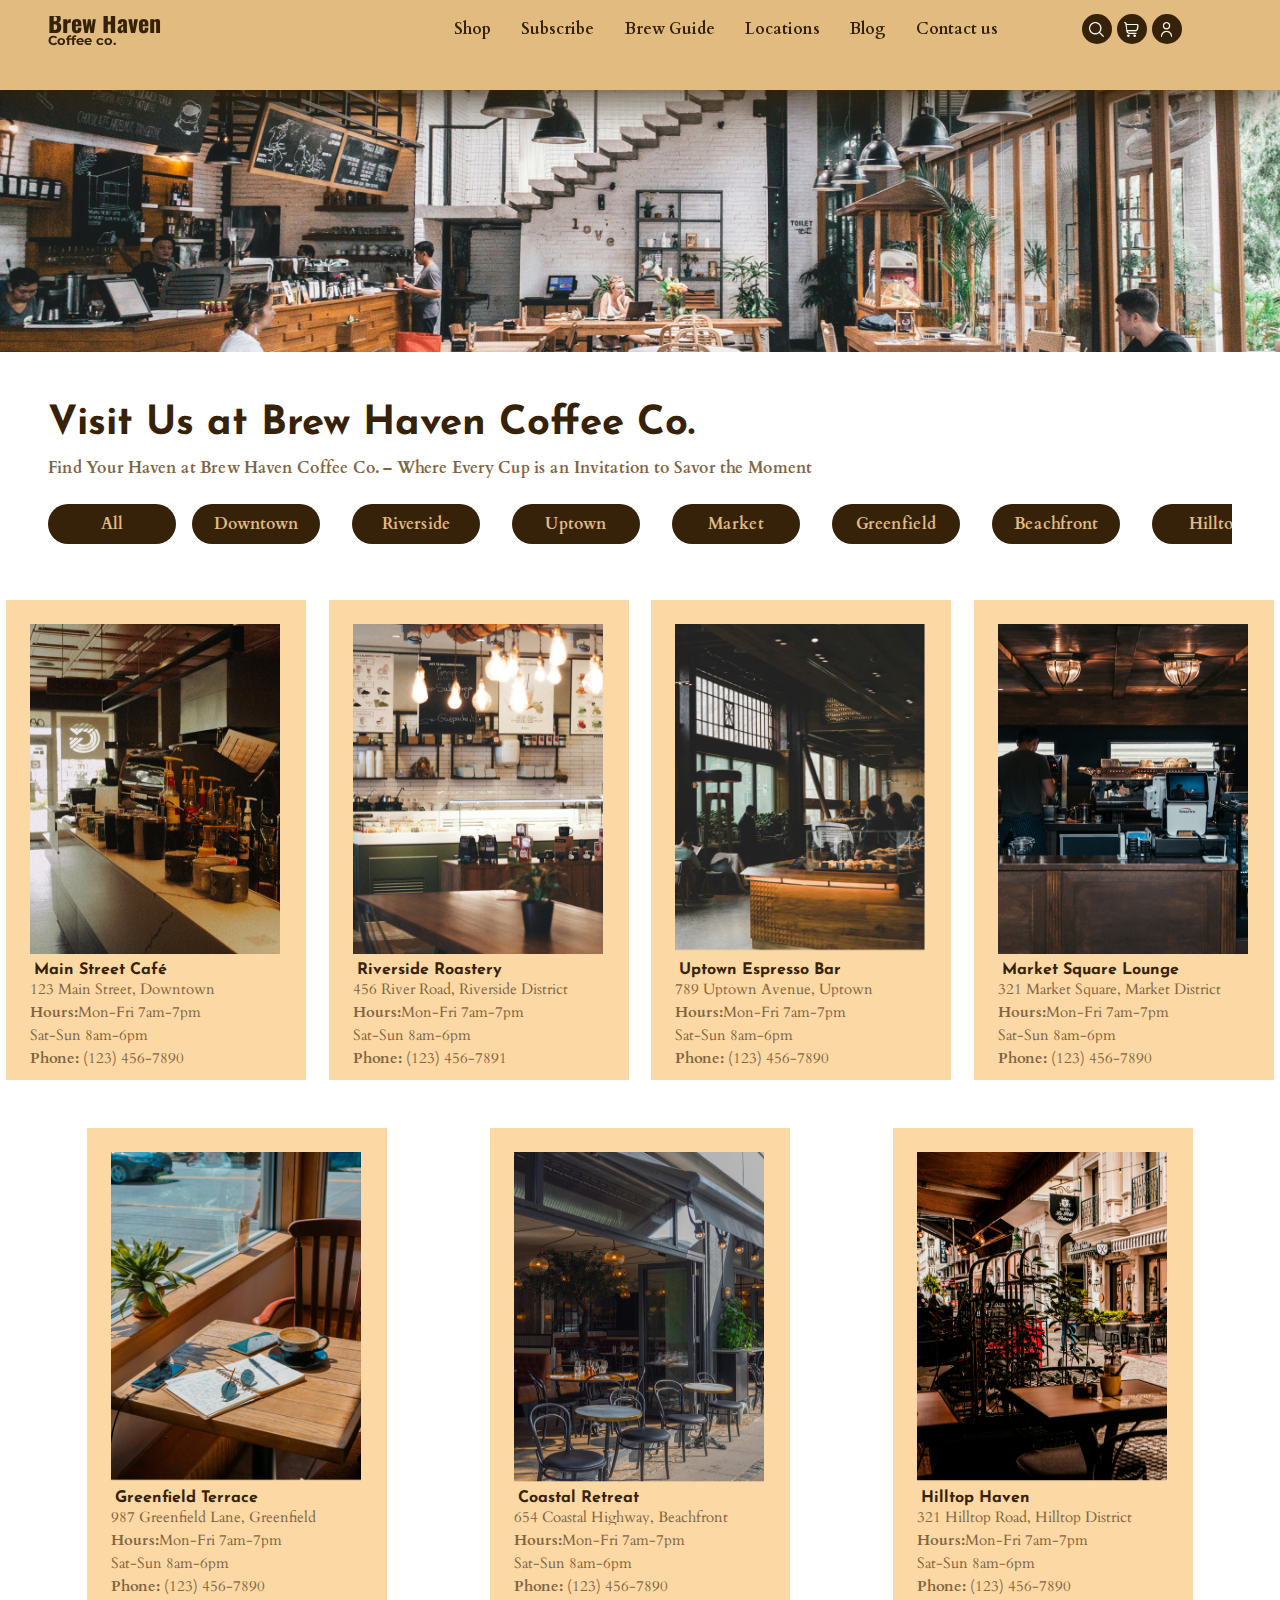
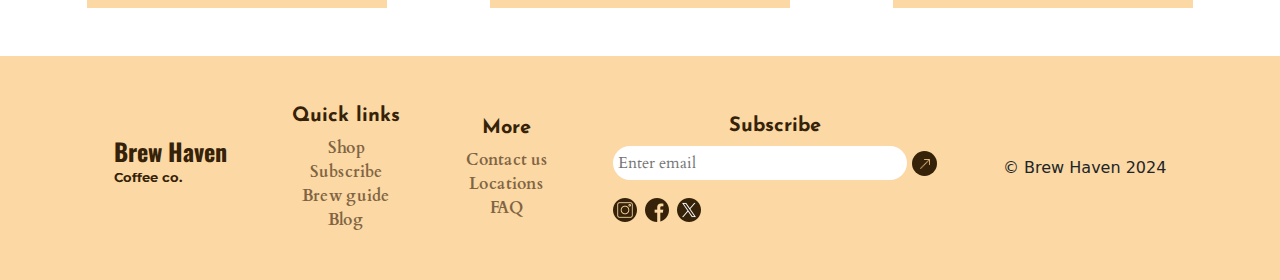
<file: location.html>
<!DOCTYPE html>
<html lang="en">
<head>
    <meta charset="UTF-8">
    <meta name="viewport" content="width=device-width, initial-scale=1.0">
    <title>Location</title>

    <link href="https://cdn.jsdelivr.net/npm/bootstrap@5.3.3/dist/css/bootstrap.min.css" rel="stylesheet" 
     integrity="sha384-QWTKZyjpPEjISv5WaRU9OFeRpok6YctnYmDr5pNlyT2bRjXh0JMhjY6hW+ALEwIH" crossorigin="anonymous">
 
     <!-- ====== FONT ===== -->
     <link rel="preconnect" href="https://fonts.googleapis.com">
    <link rel="preconnect" href="https://fonts.gstatic.com" crossorigin>
    <link href="https://fonts.googleapis.com/css2?family=Cardo:ital,wght@0,400;0,700;1,400&family=Josefin+Sans:ital,wght@0,100..700;1,100..700&family=Montserrat:ital,wght@0,100..900;1,100..900&family=Oswald:wght@200..700&display=swap"
    rel="stylesheet">

    <link rel="stylesheet" href="./styles/location.css">
</head>
<body>
    <div class="container1 header-page ">
        <div class="nav-con overflow-hidden">
            <div id="nav" class="container1 ">
                <div class="  nav-row d-flex justify-content-between align-items-center overflow-hidden">
                    <div class="header-item item-left mx-5   pt-sm-3">
                        <div class="logo overflow-hidden">
                            <span style="line-height: 2px;"><a id="logo" href="#" >Brew Haven</a>
                            <span><p id="logo-sub" style="font-family: montserrat; font-size: .8rem; width: 5rem; kerning: 2rem; color: #352208;">Coffee co.</p></span>
                        </span>
                        </div>
                    </div>
                        <div class="header-item item-center d-block d-sm-none d-md-none d-lg-block align-items-center text-center pt-3 overflow-hidden">
                            <div class="menu ">
                                <ul class="menu-item ">
                                    <li><a class="menu-a" href="shop.html">Shop</a></li>
                                    <li><a class="menu-a" href="subscribe.html">Subscribe</a></li>
                                    <li><a class="menu-a" href="#">Brew Guide</a></li>
                                    <li><a class="menu-a" href="location.html">Locations</a></li>
                                    <li><a class="menu-a" href="#">Blog</a></li>
                                    <li><a class="menu-a" href="#">Contact us</a></li>
                                </ul>
                            </div>
                        </div>
                        <div class="header-item item-right flex-end ">
                            <button class="icon"><span><img src="images/search.png" width="15px"></span></button>
                            <button class="icon"><span><img src="images/shopping-cart.png"  width="15px" alt="" srcset=""></span></button>
                            <button class="icon"><span><img src="images/user (1).png"  width="15px" alt="" srcset=""></span></button>
                            <button id="menu-btn" class="icon sm-icon d-lg-none"><span><img src="images/menu-burger.png"  width="15px" alt="" srcset=""></span></button>
                            <button id="menu-close" class="icon sm-icon-cross "><span><img src="images/cross.png"  width="15px" alt="" srcset=""></span></button>   
                        </div>
                </div>
            </div>
        </div>
        <div class="menu-sm" >
            <div class="menu">
                    <ul class="menu-sm-item d-flex flex-column justify-content-center align-items-center pe-5 me-5"style=" ">
                    <ul class="menu-sm-item d-flex flex-column justify-content-center align-items-center "style=" ">
                    <li><a href="shop.html">Shop</a></li>
                    <li><a href="subscribe.html">Subscribe</a></li>
                    <li><a href="brewGuide.html">Brew Guide</a></li>
                    <li><a href="location.html">Locations</a></li>
                    <li><a href="#">Blog</a></li>
                    <li><a href="#">Contact us</a></li>
                </ul>
            </div>
        </div>
    </div>

    <div class="loc-con">
        <div class="loc-header-img">
            <img src="images/shawnanggg-nmpW_WwwVSc-unsplash 1.png" alt="" width="100%">
        </div>
        <div class="loc-header mx-5 mt-5">
            <h1>Visit Us at Brew Haven Coffee Co.</h1>
            <p>Find Your Haven at Brew Haven Coffee Co. – Where Every Cup is an Invitation to Savor the Moment</p>
        </div>
    </div>
    <div class="loc-btns d-flex mx-5 py-2 overflow-scroll">
        <button class="btn  loc-btn  me-3" data-locId="all">All</button>
        <button class="btn  loc-btn  me-3" data-locId="Downtown">Downtown</button>
        <button class="btn  loc-btn  mx-3" data-locId="Riverside">Riverside</button>
        <button class="btn  loc-btn  mx-3" data-locId="Uptown">Uptown</button>
        <button class="btn  loc-btn  mx-3" data-locId="Market">Market</button>
        <button class="btn  loc-btn  mx-3" data-locId="Greenfield">Greenfield</button>
        <button class="btn  loc-btn  mx-3" data-locId="Beachfront">Beachfront</button>
        <button class="btn  loc-btn  mx-3" data-locId="Hilltop">Hilltop</button>
    </div>


    <div class="loc-card-con1 d-flex flex-lg-row flex-md-row flex-sm-column justify-content-evenly my-5 row-gap-5 align-items-center column-gap-3 flex-wrap ">
        
    </div>



    <div class="footer-con p-5 text-center overflow-hidden">
        <div class="footer d-flex justify-content-evenly flex-lg-row flex-sm-column row-gap-5 align-items-center overflow-hidden">
            <div class="logo "><span style="line-height: 10px;"><h6 class="overflow-hidden" style="font-family: oswald; font-weight: bolder; font-size: 1.5rem; color: #352208;">Brew Haven</h6>
                <p style="font-family: montserrat; font-size: .8rem; kerning: 2rem; color: #352208;"class="text-start overflow-hidden">Coffee co.</p></span>
            </div>
            <div class="quick-links">
                <h5>Quick links</h5>
                <a  href="shop.html" class="links">Shop</a><br>
                <a href="subscribe.html">Subscribe</a><br>
                <a href="#">Brew guide</a><br>
                <a href="#">Blog</a><br>
            </div>
            <div class="footer-more">
                <h5>More</h5>
                <a href="#">Contact us</a><br>
                <a href="location.html">Locations</a><br>
               <a href="#">FAQ</a><br>
            </div>
            <div class="footer-sub">
                <h5>Subscribe</h5>
                <div class="f-sub"> <input id="footer-input" type="text" placeholder="Enter email"> <button class="arrow buttons overflow-hidden" style="width: 25px; height: 25px; padding-bottom: 3px;"><span><img src="images/arrow-up-right.png" width="10px"></span></button>
                </div>
                <div class="footer-socio d-flex column-gap-2"><a href="#"><img src="images/instagram.png" alt=""></a>
                <a href="#"><img src="images/facebook.png" alt=""></a>
                <a href="#"><img src="images/twitter.png" alt=""></div></a>
            </div>
            <div class="copy"><span>&#169; Brew Haven 2024</span></div>
        </div>
    </div>
    
    
    
    
    
    
    
    
    <!-- ===== javascript ======= -->
        <script src="script.js"></script>
</body>
</html>
</file>
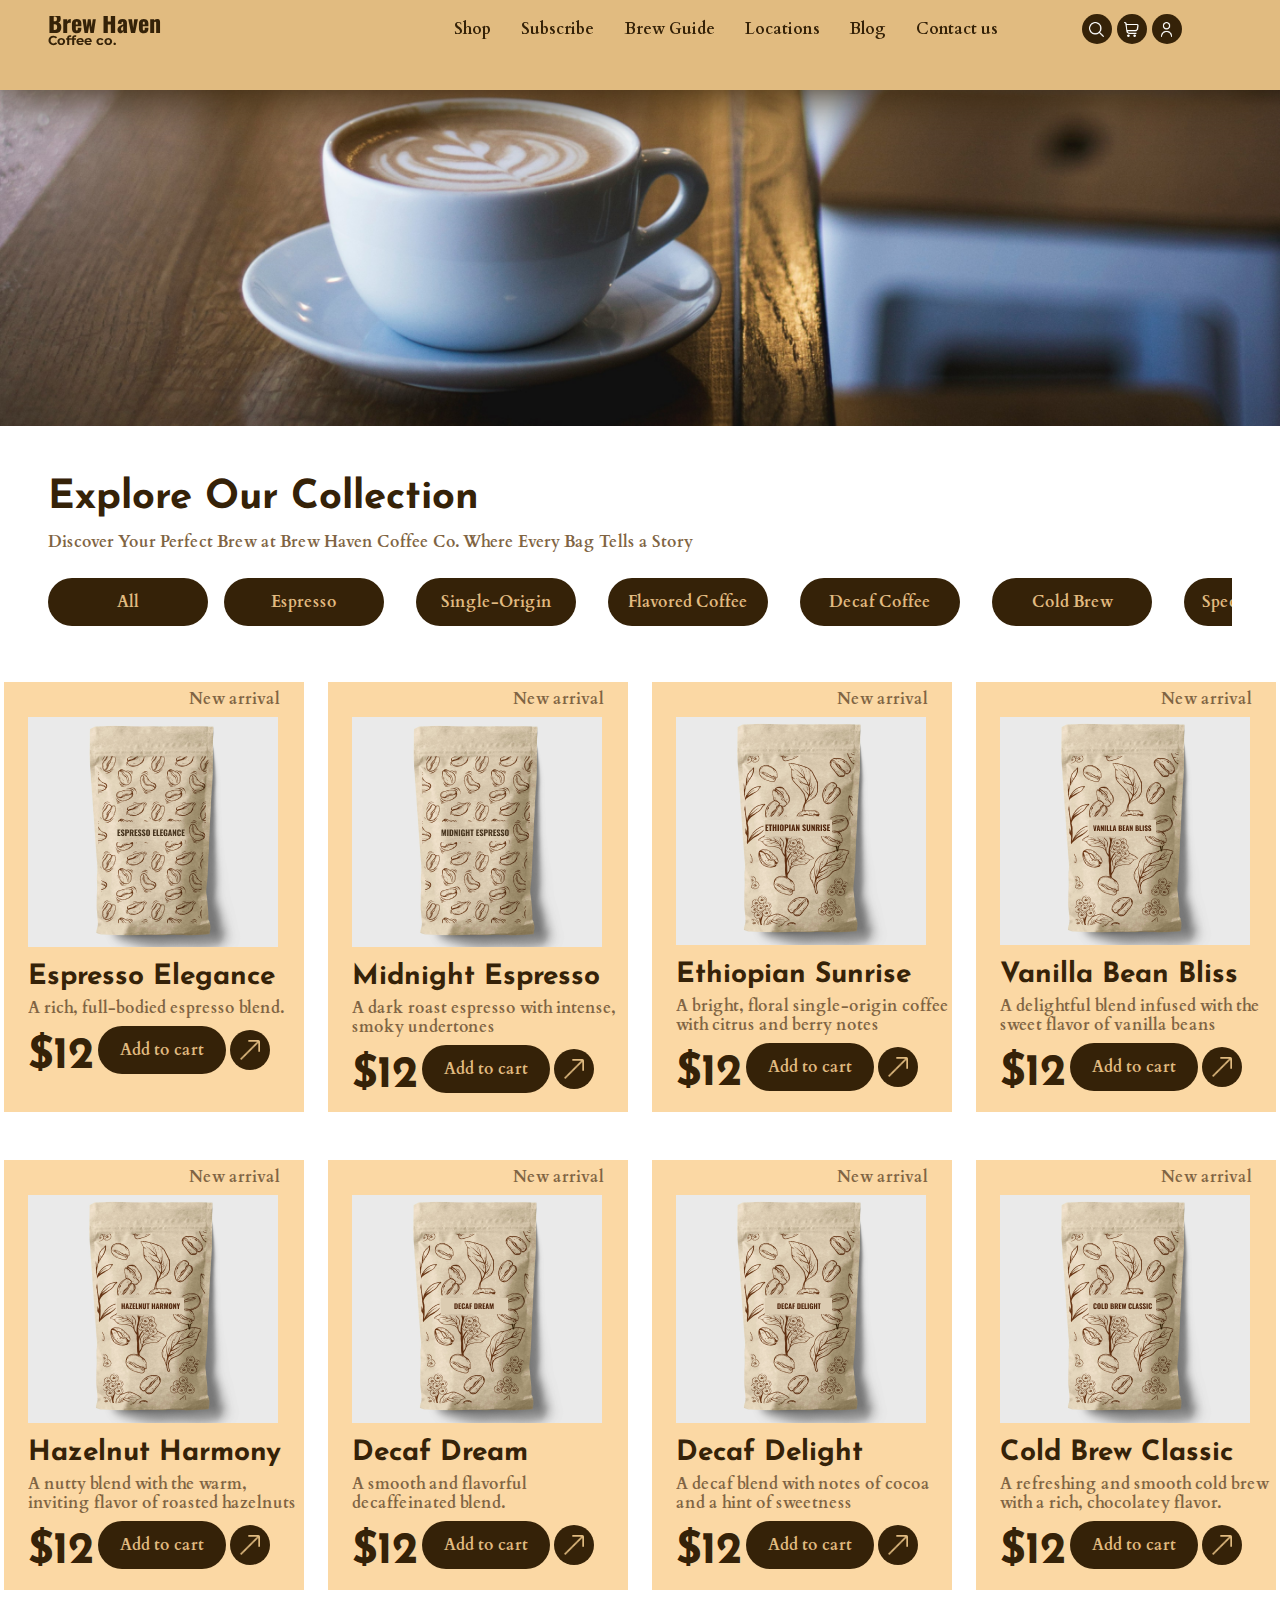
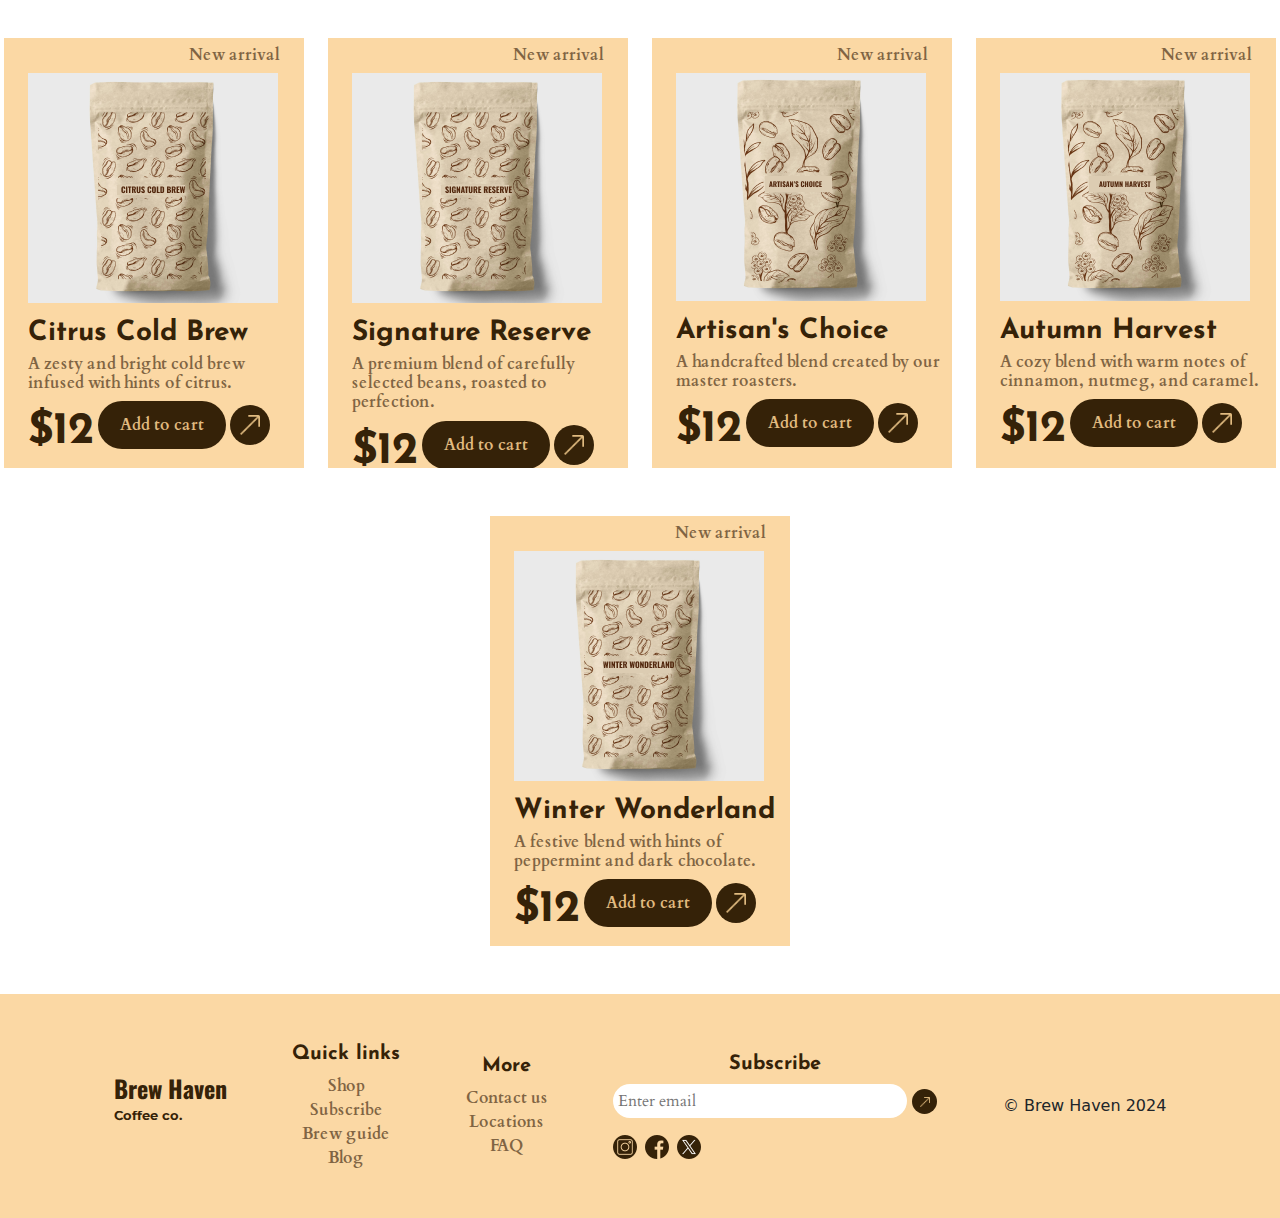
<file: shop.html>
<!DOCTYPE html>
<html lang="en">
<head>
    <meta charset="UTF-8">
    <meta name="viewport" content="width=device-width, initial-scale=1.0">
    <title>Location</title>

    <link href="https://cdn.jsdelivr.net/npm/bootstrap@5.3.3/dist/css/bootstrap.min.css" rel="stylesheet" 
     integrity="sha384-QWTKZyjpPEjISv5WaRU9OFeRpok6YctnYmDr5pNlyT2bRjXh0JMhjY6hW+ALEwIH" crossorigin="anonymous">
 
     <!-- ====== FONT ===== -->
     <link rel="preconnect" href="https://fonts.googleapis.com">
    <link rel="preconnect" href="https://fonts.gstatic.com" crossorigin>
    <link href="https://fonts.googleapis.com/css2?family=Cardo:ital,wght@0,400;0,700;1,400&family=Josefin+Sans:ital,wght@0,100..700;1,100..700&family=Montserrat:ital,wght@0,100..900;1,100..900&family=Oswald:wght@200..700&display=swap"
    rel="stylesheet">

    <link rel="stylesheet" href="./styles/shop.css">
</head>
<body>
    <div class="container1 header-page ">
        <div class="nav-con overflow-hidden">
            <div id="nav" class="container1 ">
                <div class="  nav-row d-flex justify-content-between align-items-center overflow-hidden">
                    <div class="header-item item-left mx-5   pt-sm-3">
                        <div class="logo overflow-hidden">
                            <span style="line-height: 2px;"><a id="logo" href="index.html" >Brew Haven</a>
                            <span><p id="logo-sub" style="font-family: montserrat; font-size: .8rem; width: 5rem; kerning: 2rem; color: #352208;">Coffee co.</p></span>
                        </span>
                        </div>
                    </div>
                        <div class="header-item item-center d-block d-sm-none d-md-none d-lg-block align-items-center text-center pt-3 overflow-hidden">
                            <div class="menu ">
                                <ul class="menu-item ">
                                    <li><a class="menu-a" href="shop.html">Shop</a></li>
                                    <li><a class="menu-a" href="subscribe.html">Subscribe</a></li>
                                    <li><a class="menu-a" href="#">Brew Guide</a></li>
                                    <li><a class="menu-a" href="location.html">Locations</a></li>
                                    <li><a class="menu-a" href="#">Blog</a></li>
                                    <li><a class="menu-a" href="#">Contact us</a></li>
                                </ul>
                            </div>
                        </div>
                        <div class="header-item item-right flex-end ">
                            <button class="icon"><span><img src="images/search.png" width="15px"></span></button>
                            <button class="icon"><span><img src="images/shopping-cart.png"  width="15px" alt="" srcset=""></span></button>
                            <button class="icon"><span><img src="images/user (1).png"  width="15px" alt="" srcset=""></span></button>
                            <button id="menu-btn" class="icon sm-icon d-lg-none"><span><img src="images/menu-burger.png"  width="15px" alt="" srcset=""></span></button>
                            <button id="menu-close" class="icon sm-icon-cross "><span><img src="images/cross.png"  width="15px" alt="" srcset=""></span></button>   
                        </div>
                </div>
            </div>
        </div>
        <div class="menu-sm" >
            <div class="menu">
                    <ul class="menu-sm-item d-flex flex-column justify-content-center align-items-center pe-5 me-5"style=" ">
                    <ul class="menu-sm-item d-flex flex-column justify-content-center align-items-center "style=" ">
                    <li><a href="shop.html">Shop</a></li>
                    <li><a href="#">Subscribe</a></li>
                    <li><a href="#">Brew Guide</a></li>
                    <li><a href="location.html">Locations</a></li>
                    <li><a href="#">Blog</a></li>
                    <li><a href="#">Contact us</a></li>
                </ul>
            </div>
        </div>
    </div>


    <div class="shop-con">
        <div class="shop-header-img">
            <img src="images/kari-shea-2c80smWge9Y-unsplash 1.png" alt="" width="100%">
        </div>
        <div class="shop-header mx-5 mt-5">
            <h1>Explore Our Collection</h1>
            <p>Discover Your Perfect Brew at Brew Haven Coffee Co. Where Every Bag Tells a Story</p>
        </div>
    </div>

    <div class="shop-btns d-flex mx-5 py-2 overflow-scroll">
        <button class="btn   shop-btn  me-3" data-proId="all">All</button>
        <button class="btn   shop-btn  me-3" data-proId="Espresso">Espresso</button>
        <button class="btn   shop-btn  mx-3" data-proId="Single-Origin">Single-Origin</button>
        <button class="btn   shop-btn  mx-3" data-proId="Flavored Coffee">Flavored Coffee</button>
        <button class="btn   shop-btn  mx-3" data-proId="Decaf Coffee">Decaf Coffee</button>
        <button class="btn   shop-btn  mx-3" data-proId="Cold Brew">Cold Brew</button>
        <button class="btn   shop-btn  mx-3" data-proId="Specialty Blends">Specialty Blends</button>
        <button class="btn   shop-btn  mx-3" data-proId="Seasonal Blends">Seasonal Blends</button>
    </div>



    <div class="shop-card-con1 d-flex flex-lg-row flex-md-row flex-sm-column justify-content-evenly my-5 row-gap-5 align-items-center column-gap-3 flex-wrap ">
       
    

    </div>






    <div class="footer-con p-5 text-center overflow-hidden">
        <div class="footer d-flex justify-content-evenly flex-lg-row flex-sm-column row-gap-5 align-items-center overflow-hidden">
            <div class="logo "><span style="line-height: 10px;"><h6 class="overflow-hidden" style="font-family: oswald; font-weight: bolder; font-size: 1.5rem; color: #352208;">Brew Haven</h6>
                <p style="font-family: montserrat; font-size: .8rem; kerning: 2rem; color: #352208;"class="text-start overflow-hidden">Coffee co.</p></span>
            </div>
            <div class="quick-links">
                <h5>Quick links</h5>
                <a  href="shop.html" class="links">Shop</a><br>
                <a href="subscribe.html">Subscribe</a><br>
                <a href="#">Brew guide</a><br>
                <a href="#">Blog</a><br>
            </div>
            <div class="footer-more">
                <h5>More</h5>
                <a href="#">Contact us</a><br>
                <a href="location.html">Locations</a><br>
               <a href="#">FAQ</a><br>
            </div>
            <div class="footer-sub">
                <h5>Subscribe</h5>
                <div class="f-sub"> <input id="footer-input" type="text" placeholder="Enter email"> <button class="arrow buttons overflow-hidden" style="width: 25px; height: 25px; padding-bottom: 3px;"><span><img src="images/arrow-up-right.png" width="10px"></span></button>
                </div>
                <div class="footer-socio d-flex column-gap-2"><a href="#"><img src="images/instagram.png" alt=""></a>
                <a href="#"><img src="images/facebook.png" alt=""></a>
                <a href="#"><img src="images/twitter.png" alt=""></div></a>
            </div>
            <div class="copy"><span>&#169; Brew Haven 2024</span></div>
        </div>
    </div>
    
    
    
    
    
    
    
    
    <!-- ===== javascript ======= -->
        <script src="script.js"></script>
    </body>
    </html>
</file>
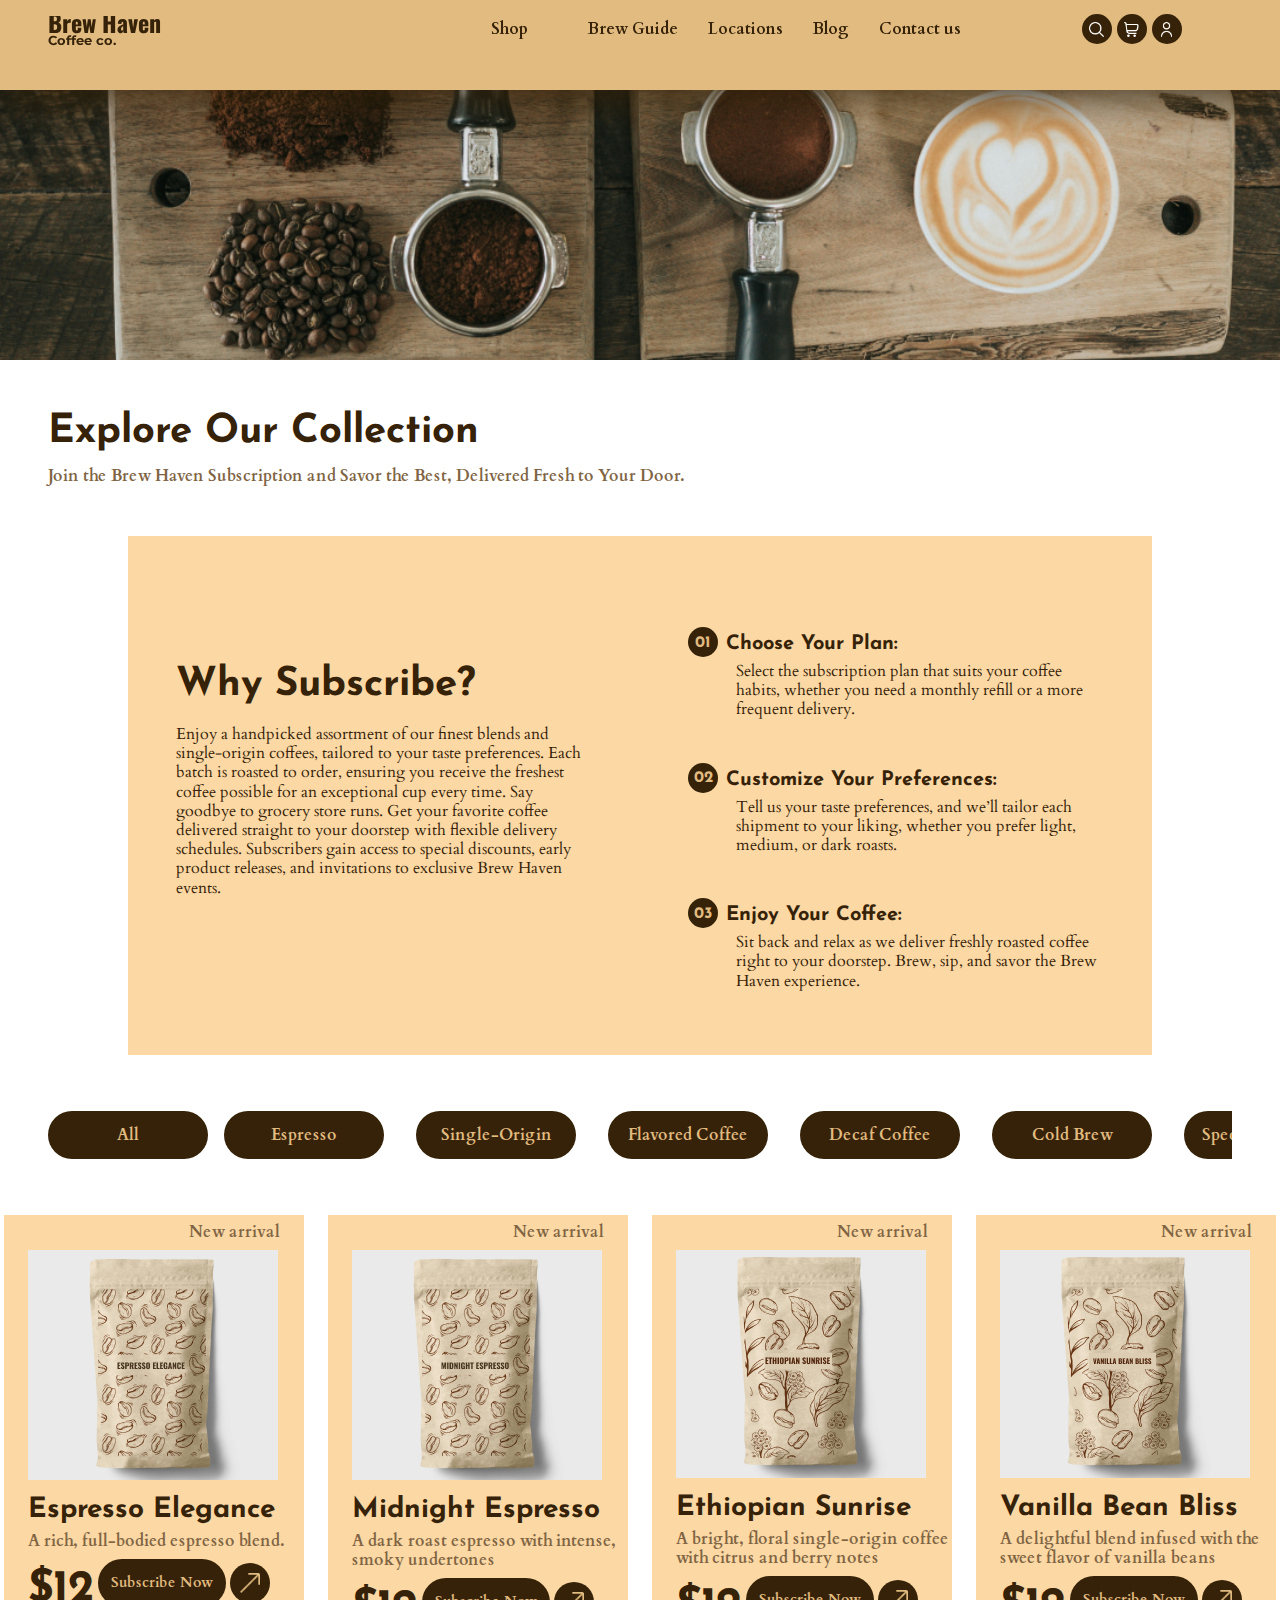
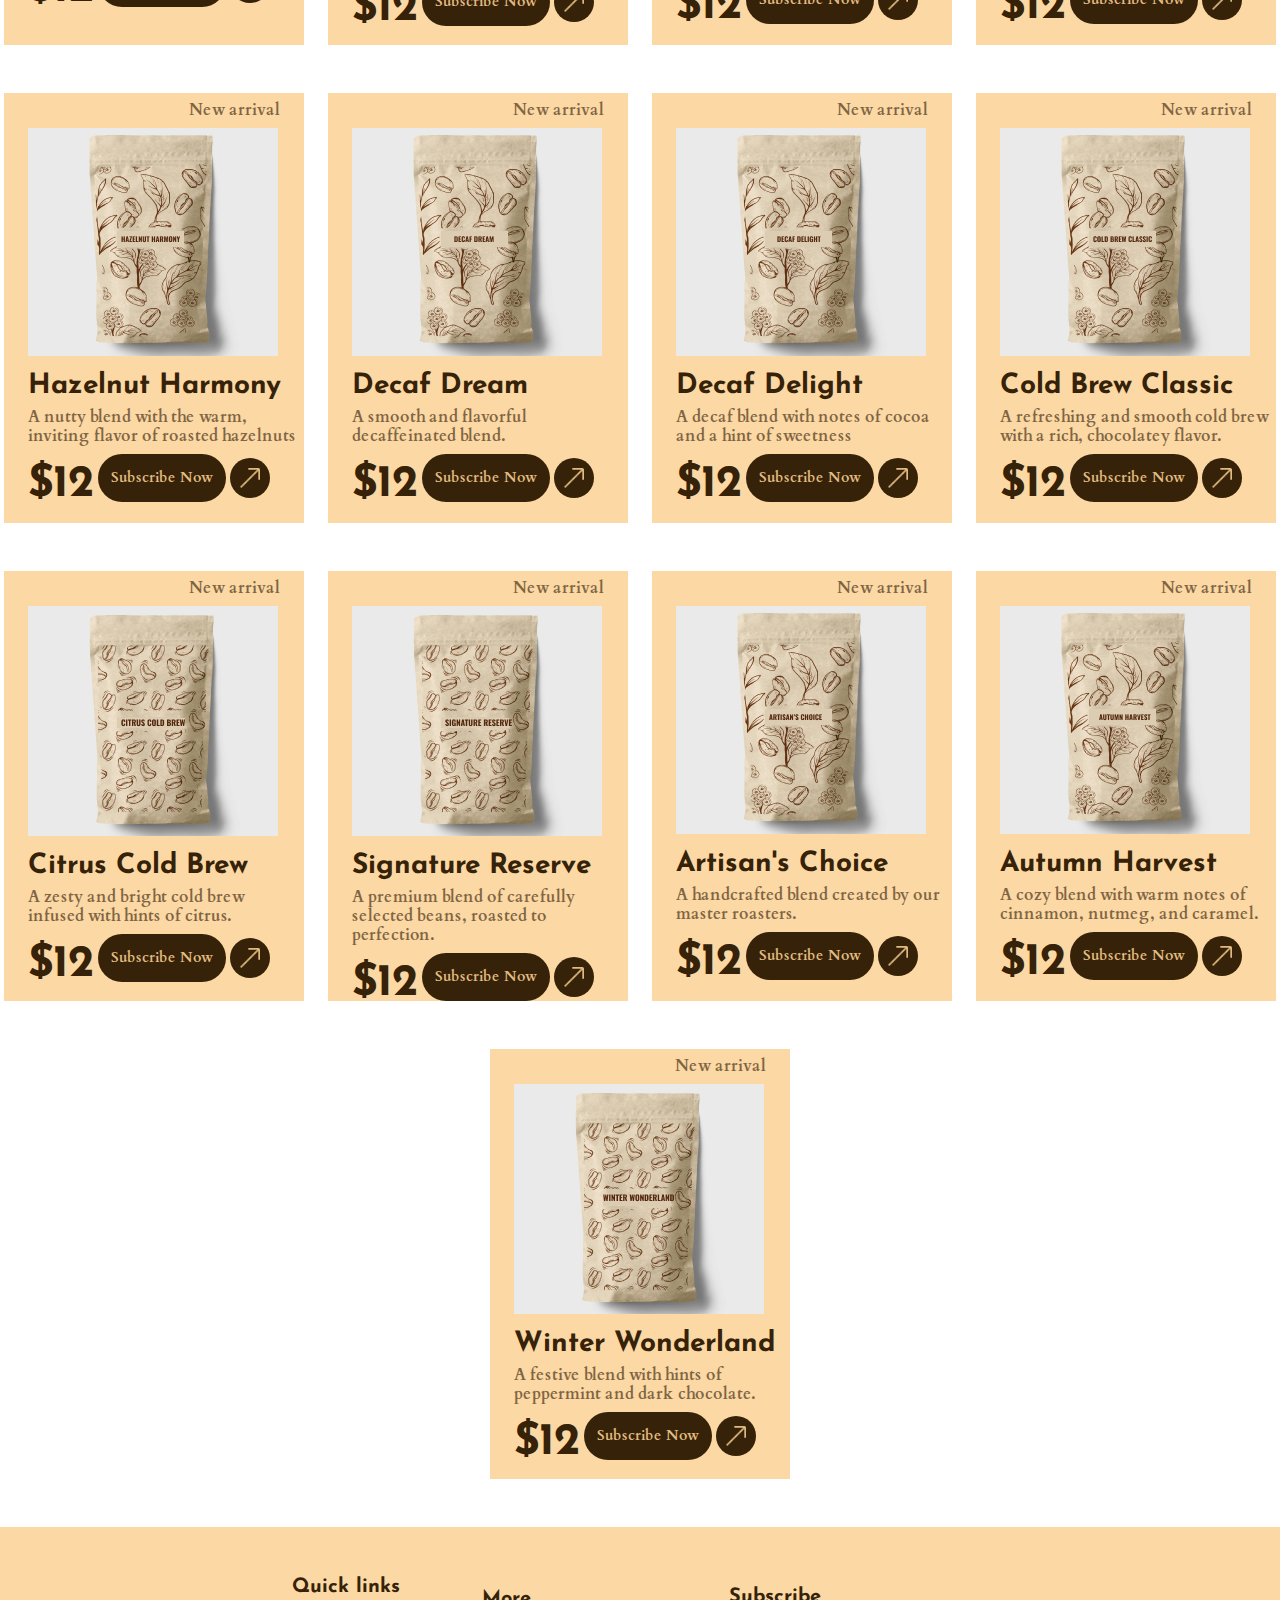
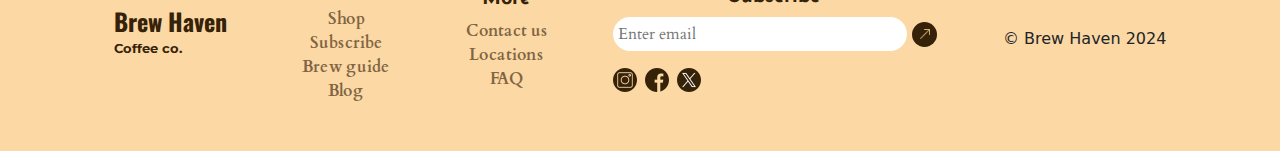
<file: subscribe.html>
<!DOCTYPE html>
<html lang="en">
<head>
    <meta charset="UTF-8">
    <meta name="viewport" content="width=device-width, initial-scale=1.0">
    <title>Location</title>

    <link href="https://cdn.jsdelivr.net/npm/bootstrap@5.3.3/dist/css/bootstrap.min.css" rel="stylesheet" 
     integrity="sha384-QWTKZyjpPEjISv5WaRU9OFeRpok6YctnYmDr5pNlyT2bRjXh0JMhjY6hW+ALEwIH" crossorigin="anonymous">
 
     <!-- ====== FONT ===== -->
     <link rel="preconnect" href="https://fonts.googleapis.com">
    <link rel="preconnect" href="https://fonts.gstatic.com" crossorigin>
    <link href="https://fonts.googleapis.com/css2?family=Cardo:ital,wght@0,400;0,700;1,400&family=Josefin+Sans:ital,wght@0,100..700;1,100..700&family=Montserrat:ital,wght@0,100..900;1,100..900&family=Oswald:wght@200..700&display=swap"
    rel="stylesheet">

    <link rel="stylesheet" href="./styles/subscribe.css">
</head>
<body>
    <div class="container1 header-page ">
        <div class="nav-con overflow-hidden">
            <div id="nav" class="container1 ">
                <div class="  nav-row d-flex justify-content-between align-items-center overflow-hidden">
                    <div class="header-item item-left mx-5   pt-sm-3">
                        <div class="logo overflow-hidden">
                            <span style="line-height: 2px;"><a id="logo" href="index.html" >Brew Haven</a>
                            <span><p id="logo-sub" style="font-family: montserrat; font-size: .8rem; width: 5rem; kerning: 2rem; color: #352208;">Coffee co.</p></span>
                        </span>
                        </div>
                    </div>
                        <div class="header-item item-center d-block d-sm-none d-md-none d-lg-block align-items-center text-center pt-3 overflow-hidden">
                            <div class="menu ">
                                <ul class="menu-item ">
                                    <li><a class="menu-a" href="shop.html">Shop</a></li>
                                    <li><a class="menu-a" href="subscribe.html"></a></li>
                                    <li><a class="menu-a" href="#">Brew Guide</a></li>
                                    <li><a class="menu-a" href="location.html">Locations</a></li>
                                    <li><a class="menu-a" href="#">Blog</a></li>
                                    <li><a class="menu-a" href="#">Contact us</a></li>
                                </ul>
                            </div>
                        </div>
                        <div class="header-item item-right flex-end ">
                            <button class="icon"><span><img src="images/search.png" width="15px"></span></button>
                            <button class="icon"><span><img src="images/shopping-cart.png"  width="15px" alt="" srcset=""></span></button>
                            <button class="icon"><span><img src="images/user (1).png"  width="15px" alt="" srcset=""></span></button>
                            <button id="menu-btn" class="icon sm-icon d-lg-none"><span><img src="images/menu-burger.png"  width="15px" alt="" srcset=""></span></button>
                            <button id="menu-close" class="icon sm-icon-cross "><span><img src="images/cross.png"  width="15px" alt="" srcset=""></span></button>   
                        </div>
                </div>
            </div>
        </div>
        <div class="menu-sm" >
            <div class="menu">
                    <ul class="menu-sm-item d-flex flex-column justify-content-center align-items-center pe-5 me-5"style=" ">
                    <ul class="menu-sm-item d-flex flex-column justify-content-center align-items-center "style=" ">
                    <li><a href="shop.html">Shop</a></li>
                    <li><a href="#">Subscribe</a></li>
                    <li><a href="#">Brew Guide</a></li>
                    <li><a href="location.html">Locations</a></li>
                    <li><a href="#">Blog</a></li>
                    <li><a href="#">Contact us</a></li>
                </ul>
            </div>
        </div>
    </div>


    <div class="shop-con">
        <!-- ============== bg ========= -->
        <div class="shop-header-img" style="width: 100%;
        height: 40vh;
        background: url('images/nathan-dumlao-KixfBEdyp64-unsplash 1 (1).png') no-repeat center;
        background-size: cover;">
            <!-- <img src="images/nathan-dumlao-KixfBEdyp64-unsplash 3.png" alt="" width="100%"> -->
        </div>

        <!-- =================== heading =================== -->
        <div class="shop-header mx-5 mt-5">
            <h1>Explore Our Collection</h1>
            <p> Join the Brew Haven Subscription and Savor the Best, Delivered Fresh to Your Door.</p>
        </div>

        <div class="subscription-con d-flex flex-lg-row flex-sm-column  justify-content-between align-items-center p-5 p-lg-0 my-5">
            <div class="sub-con ">
                <h1 class="sub-heading fw-bolder my-3 fs-1 ">Why Subscribe?</h1>
                <h6 class="sub-p mb-5 overflow-hidden">Enjoy a handpicked assortment of our finest blends and single-origin coffees, tailored to your taste preferences.
                    Each batch is roasted to order, ensuring you receive the freshest coffee possible for an exceptional cup every time.
                    Say goodbye to grocery store runs. Get your favorite coffee delivered straight to your doorstep with flexible delivery schedules.
                    Subscribers gain access to special discounts, early product releases, and invitations to exclusive Brew Haven events.
                </h6>
                
            </div>

            <div class="sub-con mt-5">
                <h5 class="sub-subheading d-flex mb-0 "><div class="sub-no">01</div>Choose Your Plan:</h5>
                <h6 class="sub-p mb-5 ms-5 overflow-hidden">Select the subscription plan that suits your coffee habits, whether you need a monthly 
                    refill or a more frequent delivery.</h6>
    
                <h5 class="sub-subheading d-flex mb-0"><div class="sub-no">02</div>Customize Your Preferences:</h5>
                <h6 class="sub-p mb-5 ms-5 overflow-hidden">Tell us your taste preferences, and we’ll tailor each shipment to your liking, whether you prefer light, medium, or dark roasts.</h6>
    
                <h5 class="sub-subheading d-flex mb-0"><div class="sub-no">03</div>Enjoy Your Coffee:</h5>
                <h6 class="sub-p mb-3 ms-5 overflow-hidden"> Sit back and relax as we deliver freshly roasted coffee right to your doorstep. Brew, sip, and savor the Brew Haven experience.</h6>
    
            </div>
            
        </div>
    </div>

    <div class="shop-btns d-flex mx-5 py-2 overflow-scroll">
        <button class="btn   shop-btn  me-3" data-proId="all">All</button>
        <button class="btn   shop-btn  me-3" data-proId="Espresso">Espresso</button>
        <button class="btn   shop-btn  mx-3" data-proId="Single-Origin">Single-Origin</button>
        <button class="btn   shop-btn  mx-3" data-proId="Flavored Coffee">Flavored Coffee</button>
        <button class="btn   shop-btn  mx-3" data-proId="Decaf Coffee">Decaf Coffee</button>
        <button class="btn   shop-btn  mx-3" data-proId="Cold Brew">Cold Brew</button>
        <button class="btn   shop-btn  mx-3" data-proId="Specialty Blends">Specialty Blends</button>
        <button class="btn   shop-btn  mx-3" data-proId="Seasonal Blends">Seasonal Blends</button>
    </div>


    <div class="shop-sub-card-con1 d-flex flex-lg-row flex-md-row flex-sm-column justify-content-evenly my-5 row-gap-5 align-items-center column-gap-3 flex-wrap ">
        
    </div>






    <div class="footer-con p-5 text-center overflow-hidden">
        <div class="footer d-flex justify-content-evenly flex-lg-row flex-sm-column row-gap-5 align-items-center overflow-hidden">
            <div class="logo "><span style="line-height: 10px;"><h6 class="overflow-hidden" style="font-family: oswald; font-weight: bolder; font-size: 1.5rem; color: #352208;">Brew Haven</h6>
                <p style="font-family: montserrat; font-size: .8rem; kerning: 2rem; color: #352208;"class="text-start overflow-hidden">Coffee co.</p></span>
            </div>
            <div class="quick-links">
                <h5>Quick links</h5>
                <a  href="shop.html" class="links">Shop</a><br>
                <a href="subscribe.html">Subscribe</a><br>
                <a href="#">Brew guide</a><br>
                <a href="#">Blog</a><br>
            </div>
            <div class="footer-more">
                <h5>More</h5>
                <a href="#">Contact us</a><br>
                <a href="location.html">Locations</a><br>
               <a href="#">FAQ</a><br>
            </div>
            <div class="footer-sub">
                <h5>Subscribe</h5>
                <div class="f-sub"> <input id="footer-input" type="text" placeholder="Enter email"> <button class="arrow buttons overflow-hidden" style="width: 25px; height: 25px; padding-bottom: 3px;"><span><img src="images/arrow-up-right.png" width="10px"></span></button>
                </div>
                <div class="footer-socio d-flex column-gap-2"><a href="#"><img src="images/instagram.png" alt=""></a>
                <a href="#"><img src="images/facebook.png" alt=""></a>
                <a href="#"><img src="images/twitter.png" alt=""></div></a>
            </div>
            <div class="copy"><span>&#169; Brew Haven 2024</span></div>
        </div>
    </div>
    
    
    
    
    
    
    
    
    <!-- ===== javascript ======= -->

     <script>

const loader = document.getElementById("loader")

window.addEventListener("load", () =>{
    loader.style.display="none"
})



// ======== nav =======

const menu = document.querySelector(".menu-sm");
const menuBtn = document.querySelector("#menu-btn");
const closeBtn = document.querySelector("#menu-close");
// ======= open menu =======
menuBtn.addEventListener('click', () => {
    menu.style.display = "block";
    menuBtn.style.display = "none";
    closeBtn.style.display = "inline-block";
})

// ======= close menu ======
closeBtn.addEventListener('click', () => {
    menu.style.display = "none";
    menuBtn.style.display = "inline-block";
    closeBtn.style.display = "none";
})

    const products = [
    {
        id:1,
        category:"Espresso",
        name:"Espresso Elegance",
        img:"images/Vector.png",
        desc1:"A rich, full-bodied espresso blend.",
        desc2:"A rich, full-bodied espresso blend with a velvety crema and notes of dark chocolate and roasted nuts. Perfect for a bold shot or a creamy latte.",
        price:"$12",
    },
    {
        id:2,
        category:"Espresso",
        name:"Midnight Espresso",
        img:"images/Vector1.png",
        desc1:"A dark roast espresso with intense, smoky undertones",
        desc2:"A dark roast espresso with intense, smoky undertones and a deep, complex flavor profile. Ideal for those who crave a robust, invigorating experience.",
        price:"$12",
    },
    {
        id:3,
        category:"Single-Origin",
        name:"Ethiopian Sunrise",
        img:"images/Vector (2).png",
        desc1:"A bright, floral single-origin coffee with citrus and berry notes",
        desc2:"A bright, floral single-origin coffee with citrus and berry notes. Sourced from the highlands of Ethiopia, this coffee offers a vibrant and refreshing experience.",
        price:"$12",
    },
    {
        id:4,
        category:"Flavored Coffee",
        name:"Vanilla Bean Bliss",
        img:"images/Vector (4).png",
        desc1:"A delightful blend infused with the sweet flavor of vanilla beans",
        desc2:"A delightful blend infused with the sweet and creamy flavor of vanilla beans. Perfect for a comforting and aromatic cup.",
        price:"$12",
    },
    {
        id:5,
        category:"Flavored Coffee",
        name:"Hazelnut Harmony",
        img:"images/Vector (5).png",
        desc1:"A nutty blend with the warm, inviting flavor of roasted hazelnuts",
        desc2:"A rich and nutty blend with the warm, inviting flavor of roasted hazelnuts. Ideal for a cozy and indulgent coffee break.",
        price:"$12",
    },
    {
        id:6,
        category:"Decaf Coffee",
        name:"Decaf Dream",
        img:"images/Vector (6).png",
        desc1:"A smooth and flavorful decaffeinated blend.",
        desc2:"A smooth and flavorful decaffeinated blend that preserves the rich taste of coffee without the caffeine. Perfect for an evening cup.",
        price:"$12",
    },
    {
        id:7,
        category:"Decaf Coffee",
        name:"Decaf Delight",
        img:"images/Vector (7).png",
        desc1:"A decaf blend with notes of cocoa and a hint of sweetness",
        desc2:"A medium roast decaf blend with notes of cocoa and a hint of sweetness. Enjoy the full coffee experience without the jitters.",
        price:"$12",
    },
    {
        id:8,
        category:"Cold Brew",
        name:"Cold Brew Classic",
        img:"images/Vector (8).png",
        desc1:"A refreshing and smooth cold brew with a rich, chocolatey flavor.",
        desc2:" A refreshing and smooth cold brew with a rich, chocolatey flavor and low acidity. Perfect for a cool, invigorating drink.",
        price:"$12",
    },
    {
        id:9,
        category:"Cold Brew",
        name:"Citrus Cold Brew",
        img:"images/Vector (9).png",
        desc1:"A zesty and bright cold brew infused with hints of citrus.",
        desc2:" A zesty and bright cold brew infused with hints of citrus for a refreshing and unique flavor profile. Great for hot summer days.",
        price:"$12",
    },
    {
        id:10,
        category:"Specialty Blends",
        name:"Signature Reserve",
        img:"images/Vector (10).png",
        desc1:"A premium blend of carefully selected beans, roasted to perfection.",
        desc2:"A premium blend of carefully selected beans, roasted to perfection. Offers a complex flavor profile with notes of dark chocolate, caramel, and a hint of spice.",
        price:"$12",
    },
    {
        id:11,
        category:"Specialty Blends",
        name:"Artisan's Choice",
        img:"images/Vector (11).png",
        desc1:"A handcrafted blend created by our master roasters.",
        desc2:"A handcrafted blend created by our master roasters, featuring a harmonious balance of fruity, floral, and nutty notes. A true coffee connoisseur's delight.",
        price:"$12",
    },
    {
        id:12,
        category:"Seasonal Blends",
        name:"Autumn Harvest",
        img:"images/Vector (12).png",
        desc1:"A cozy blend with warm notes of cinnamon, nutmeg, and caramel.",
        desc2:"A cozy blend with warm notes of cinnamon, nutmeg, and caramel. Perfect for crisp fall mornings.",
        price:"$12",
    },
    {
        id:13,
        category:"Seasonal Blends",
        name:"Winter Wonderland",
        img:"images/Vector (13).png",
        desc1:"A festive blend with hints of peppermint and dark chocolate.",
        desc2:"A festive blend with hints of peppermint and dark chocolate, capturing the essence of the holiday season. Ideal for warming up on a chilly day.",
        price:"$12",
    },
]

    const shopContainer = document.querySelector(".shop-sub-card-con1")
    const proBtn = document.querySelectorAll(".shop-btn")
    
    
    window.addEventListener('DOMContentLoaded',() => {
        DisplaySpecificProducts(products)
    })
    
    
    proBtn.forEach(function(btn){
        btn.addEventListener('click',(e) =>{
            const category = e.currentTarget.dataset.proid
            const productCategory = products.filter((shopItems) => {
                if(shopItems.category === category){
                     return shopItems
                }
            })
            
            if(category === "all"){
                DisplaySpecificProducts(products)
            }
            else{
                DisplaySpecificProducts(productCategory)
            }
            
        })
    })
    
    
    
    function DisplaySpecificProducts(products){
        let displayProducts = products.map(function(products){
            return `<div class="pro-card  mx-sm-auto overflow-hidden" >
                  <h6 class="tag text-end mx-4 mt-2 overflow-hidden">New arrival</h6>
                  <div class="f-pro-img  mx-4">
                      <img src="${products.img}" alt="">
                  </div>
                  <!-- ===== content ==== -->
                  <div class="pro-con ms-4 lh-1">
                      <h3 class=" mt-3 lh-1 fw-bolder">${products.name}</h3>
                      <h6 class="overflow-hidden">${products.desc1}</h6>
                      <!-- ======= card-footer ======= -->
                      <div class="pro-footer d-flex column-gap-1 mt-1">
                          <h1 class="pro-price fw-bolder mt-1">$12</h4>
                          <button class="btn buttons lh-1" style="font-size: .9rem;">Subscribe Now</button>
                          <button class="arrow buttons mt-1"><span><img src="images/arrow-up-right.png" width="20px"></span></button>
                      </div>
                  </div>
              </div>`  
          })
          displayProducts = displayProducts.join("")
          shopContainer.innerHTML = displayProducts
    }</script>
    </body>
    </html>
</file>
<file: styles/about.css>
*{
    margin: 0;
    padding: 0;
    box-sizing: border-box;
    list-style: none;
    border: none;

}
body{
    width: 100%;
    height: 100%;
    overflow-x: hidden;
}
::-webkit-scrollbar{
    display: none;
}

:root{
    --color-primary: #352208;
    --color-light: #E1BB80;
    --color-med: #806443;
    --color-black: #000000;
    --color-white:#fff;
    --color-slight:#fbd8a4;
}
.btn{
    background-color: var(--color-primary);
    color: var(--color-light);
    width: 8rem;
    height: 3rem;
    border-radius: 50px;
    font-family: cardo;
    font-size: 1rem;
    font-weight: bold;
}
.arrow{
    background-color: var(--color-primary);
    border-radius: 50px;
    width: 50px;
    height: 50px;
}
a{
    text-decoration: none;
    color: var(--color-primary);
    font-family: cardo;
    font-weight: bolder;
}

.icon{
    width: 30px;
    height: 30px;
    background-color: var(--color-primary);
    border-radius: 50%;
}

#btn-header:hover{
    background-color: var(--color-primary);
    color: var(--color-slight);
    transition: all 200ms ease;

}
.buttons:hover{
    background-color: var(--color-slight);
    color: var(--color-primary);
    border: solid 1px var(--color-primary);
    transition: all 200ms ease;
}
.icon:hover{
    transform: translateY(-8px);
    transition: all 200ms ease;
}
a:hover{
    text-decoration:underline;
}

h1, h2{
    font-family: josefin sans;
    font-weight: bolder;
    color: var(--color-primary);
}

p{
    font-family:cardo;
    font-weight: bold;
    color: var(--color-med); 
}

/* ======== nav ======== */
.container1{
    margin: auto;
}
.nav-con{
    background-color: var(--color-light);
    position: fixed;
    z-index: 15;
    width: 100%;
    box-shadow: 2px 5px 50px var(--color-primary); 
}
#nav{
    height: 10vh;
}
.nav-con .item-left{
    flex: 0 0 17%;
}
.nav-con .item-center{
    flex: 0 0 60%;
}
.nav-con .item-right{
    flex: 0 0 17%;
}
.container1 .menu >ul >li{
    display: inline-block;
    margin-left: 25px;
}

#logo{
    font-family: oswald;
     font-weight: bolder; 
     font-size: 1.5rem; 
     color: #352208;
}
@media screen and (max-width: 840px){
    .nav-con .item-left{
        flex: 0 0 25%;
    }
    .nav-con .item-center{
        flex: 0 0 20%;
    }
    .nav-con .item-right{
        flex: 0 0 25%;
    }
}
@media screen and (max-width: 576px){
    .nav-con .item-left{
        flex: 0 0 40%;
    }
    .nav-con .item-center{
        flex: 0 0 0%;
    }
    .nav-con .item-right{
        flex: 0 0 55%;
    }
    .nav-row{
        height: 10vh;
    }
    
    #logo-sub{
        display: none;
    }


    
}

.menu-sm{
    display: none;
}
.menu-sm-item{
    margin-top:10vh;
     z-index:11 ;
     height:50vh;
      background-color: var(--color-light); 
     position: fixed; width:100vw;
    
}
.sm-icon-cross{
    display: none;
}
@media screen and (max-width: 768px){
    .sm-icon-cross{
        display: none;
    }
}

@media screen and (max-width: 800px) {
    *{
        overflow-x: hidden;
    }
    }

@media screen and (max-width: 576px) {
    *{
        overflow-x: hidden;
    }
}

/* ======= abt header img ====== */
.header-img img{
    width: 100vw;
    height: 300px;
}



#con2-img1 {
    position: relative;
    left: 80px;
}
#con2-img-2 {
    position: relative;
    bottom: 50px;
    right: 80px;
    z-index: 1;
}

#con3-img1 {
    position: relative;
    right: 80px;
}
#con3-img-2 {
    position: relative;
    bottom: 50px;
    left: 80px;
    z-index: 1;
}

@media screen and (max-width: 576px){
    .con2, .con-3, .con-4, con-5{
        flex-direction: column;
        text-align: center;
    }
    .con-h{
        margin-top: 2rem;
    }
    
}




/* ====== footer======= */
.footer-con{
    background-color: var(--color-slight);
}
.footer-con h5{
    font-family: josefin sans;
    font-weight: bolder;
    color: var(--color-primary);
}
.footer-con a{
    text-decoration: none;
    color: var(--color-med);
    font-family: cardo;
    font-weight: bolder;
}
.footer-con #footer-input{
    border-radius: 20px;
    padding: 5px;
    font-family: cardo;
    color: var(--color-med);
    margin-bottom: 1rem;
}

@media screen and (max-width: 576px){
    .footer{
        flex-direction: column;
    }
    #footer-input{
        width: 10rem;
    }
}
</file>
<file: styles/brewGuide.css>
*{
    margin: 0;
    padding: 0;
    box-sizing: border-box;
    list-style: none;
    border: none;

}
body{
    width: 100%;
    height: 100%;
    overflow-x: hidden;
}
::-webkit-scrollbar{
    display: none;
}

:root{
    --color-primary: #352208;
    --color-light: #E1BB80;
    --color-med: #806443;
    --color-black: #000000;
    --color-white:#fff;
    --color-slight:#fbd8a4;
}
.shop-btn{
    background-color: var(--color-primary);
    color: var(--color-light);
    min-width: 10rem;
    height: 2.5rem;
    border-radius: 50px;
    font-family: cardo;
    font-size: 1rem;
    font-weight: bold;
}
.btn{
    background-color: var(--color-primary);
    color: var(--color-light);
    /* min-width: 8rem;
    height: 2.5rem; */
    width: 8rem;
    height: 3rem;
    border-radius: 50px;
    font-family: cardo;
    font-size: 1rem;
    font-weight: bold;
}
.arrow{
    background-color: var(--color-primary);
    border-radius: 50px;
    width: 40px;
    height: 40px;
}
a{
    text-decoration: none;
    color: var(--color-primary);
    font-family: cardo;
    font-weight: bolder;
}

.icon{
    width: 30px;
    height: 30px;
    background-color: var(--color-primary);
    border-radius: 50%;
}

.btn:hover{
    background-color: var(--color-slight);
    color: var(--color-primary);
    border: solid 1px var(--color-primary);
    transition: all 200ms ease;
}
.icon:hover{
    transform: translateY(-8px);
    transition: all 200ms ease;
}
a:hover{
    text-decoration:underline;
}

h1, h2, h4, h5{
    font-family: josefin sans;
    font-weight: bolder;
    color: var(--color-primary);
}

p{
    font-family:cardo;
    font-weight: bold;
    color: var(--color-med); 
}

/* ======== nav ======== */
.container1{
    margin: auto;
}
.nav-con{
    background-color: var(--color-light);
    position: fixed;
    z-index: 15;
    width: 100%;
    box-shadow: 2px 5px 50px var(--color-primary); 
    
}
#nav{
    height: 10vh;
}
.nav-con .item-left{
    flex: 0 0 17%;
}
.nav-con .item-center{
    flex: 0 0 60%;
}
.nav-con .item-right{
    flex: 0 0 17%;
}
.container1 .menu >ul >li{
    display: inline-block;
    margin-left: 25px;
}

#logo{
    font-family: oswald;
     font-weight: bolder; 
     font-size: 1.5rem; 
     color: #352208;
}
@media screen and (max-width: 840px){
    .nav-con .item-left{
        flex: 0 0 25%;
    }
    .nav-con .item-center{
        flex: 0 0 20%;
    }
    .nav-con .item-right{
        flex: 0 0 25%;
        overflow: hidden;
    }
}
@media screen and (max-width: 576px){
    .nav-con .item-left{
        flex: 0 0 40%;
    }
    .nav-con .item-center{
        flex: 0 0 0%;
    }
    .nav-con .item-right{
        flex: 0 0 55%;
        overflow: hidden;
    }
    .nav-row{
        height: 10vh;
    }
    
    #logo-sub{
        display: none;
    }


    
}

.menu-sm{
    display: none;
    
}
.menu-sm-item{
     margin-top:10vh;
     z-index:11 ;
     height:50vh;
     background-color: var(--color-light); 
     position: fixed; 
     width:100vw;
    
}
.sm-icon-cross{
    display: none;
}
@media screen and (max-width: 768px){
    .sm-icon-cross{
        display: none;
    }
}

@media screen and (max-width: 800px) {
    *{
        overflow-x: hidden;
    }
    }

@media screen and (max-width: 576px) {
    *{
        overflow-x: hidden;
    }
}
#btn-a{
    text-decoration: none;
    color: var(--color-light);
}
#btn-a:hover{
    color: var(--color-primary);
}





/* ======== subscription ========= */
.subscription-con{
    width: 55vw;
    background-color: var(--color-slight);
}
.sub-con{
       
}
.sub-con h5{
    font-family: Josefin Sans;
    color: var(--color-primary);
}
.sub-no{
    position: relative;
    bottom: .3rem;
    width: 30px;
    height: 30px;
    background-color: var(--color-primary);
    border-radius: 50%;
    color: var(--color-light);
    text-align: center;
    font-size: 1rem;
    padding-top: .4rem;
    margin-right: .5rem;
}
.sub-con h5{
    font-family: josefin sans;
    font-weight: bold;
    color: var(--color-primary);
}
.sub-con h6{
    font-family: cardo;
    color: var(--color-primary);
}
.sub-img{
    width: 50%;
}
#sub-btn{
    width: 20rem;
}
@media screen and (max-width: 800px){
    #sub-btn{
        width: 10rem;
    }
    .sub-img{
        width: 80%;
        padding-top: 2rem;
    }
}

@media screen and (max-width: 576px){
    .subscription-con{
        width: 80%;
        flex-direction: column;
    }
    .sub-con{
        padding: 0;
        width: 100%;
    }
    .sub-heading{
        margin: 0;
        padding: 0;
    }
    #sub-btn{
        width: 10rem;
    }
    .sub-no{
        margin-top: .3rem;
        margin-left: 0;
        padding-left: 0;
    }
}








/* ====== footer======= */
.footer-con{
    background-color: var(--color-slight);
}
.footer-con h5{
    font-family: josefin sans;
    font-weight: bolder;
    color: var(--color-primary);
}
.footer-con a{
    text-decoration: none;
    color: var(--color-med);
    font-family: cardo;
    font-weight: bolder;
}
.footer-con #footer-input{
    border-radius: 20px;
    padding: 5px;
    font-family: cardo;
    color: var(--color-med);
    margin-bottom: 1rem;
}

@media screen and (max-width: 576px){
    .footer{
        flex-direction: column;
    }
    #footer-input{
        width: 10rem;
    }
}
</file>
<file: styles/location.css>
*{
    margin: 0;
    padding: 0;
    box-sizing: border-box;
    list-style: none;
    border: none;

}
body{
    width: 100%;
    height: 100%;
    overflow-x: hidden;
}
::-webkit-scrollbar{
    display: none;
}

:root{
    --color-primary: #352208;
    --color-light: #E1BB80;
    --color-med: #806443;
    --color-black: #000000;
    --color-white:#fff;
    --color-slight:#fbd8a4;
}

.btn{
    background-color: var(--color-primary);
    color: var(--color-light);
    min-width: 8rem;
    height: 2.5rem;
    border-radius: 50px;
    font-family: cardo;
    font-size: 1rem;
    font-weight: bold;
}
.arrow{
    background-color: var(--color-primary);
    border-radius: 50px;
    width: 50px;
    height: 50px;
}
a{
    text-decoration: none;
    color: var(--color-primary);
    font-family: cardo;
    font-weight: bolder;
}

.icon{
    width: 30px;
    height: 30px;
    background-color: var(--color-primary);
    border-radius: 50%;
}

.btn:hover{
    background-color: var(--color-slight);
    color: var(--color-primary);
    border: solid 1px var(--color-primary);
    transition: all 200ms ease;
}
.icon:hover{
    transform: translateY(-8px);
    transition: all 200ms ease;
}
.menu-a:hover{
    text-decoration:underline;
}

h1, h2{
    font-family: josefin sans;
    font-weight: bolder;
    color: var(--color-primary);
}

p{
    font-family:cardo;
    font-weight: bold;
    color: var(--color-med); 
}

/* ======== nav ======== */
.container1{
    margin: auto;
}
.nav-con{
    background-color: var(--color-light);
    position: fixed;
    z-index: 15;
    width: 100%;
    box-shadow: 2px 5px 50px var(--color-primary); 
    
}
#nav{
    height: 10vh;
}
.nav-con .item-left{
    flex: 0 0 17%;
}
.nav-con .item-center{
    flex: 0 0 60%;
}
.nav-con .item-right{
    flex: 0 0 17%;
}
.container1 .menu >ul >li{
    display: inline-block;
    margin-left: 25px;
}

#logo{
    font-family: oswald;
     font-weight: bolder; 
     font-size: 1.5rem; 
     color: #352208;
}
@media screen and (max-width: 840px){
    .nav-con .item-left{
        flex: 0 0 25%;
    }
    .nav-con .item-center{
        flex: 0 0 20%;
    }
    .nav-con .item-right{
        flex: 0 0 25%;
        overflow: hidden;
    }
}
@media screen and (max-width: 576px){
    .nav-con .item-left{
        flex: 0 0 40%;
    }
    .nav-con .item-center{
        flex: 0 0 0%;
    }
    .nav-con .item-right{
        flex: 0 0 55%;
        overflow: hidden;
    }
    .nav-row{
        height: 10vh;
    }
    
    #logo-sub{
        display: none;
    }


    
}

.menu-sm{
    display: none;
    
}
.menu-sm-item{
    margin-top:10vh;
     z-index:11 ;
     height:50vh;
      background-color: var(--color-light); 
     position: fixed; width:100vw;
    
}
.sm-icon-cross{
    display: none;
}
@media screen and (max-width: 768px){
    .sm-icon-cross{
        display: none;
    }
}

@media screen and (max-width: 800px) {
    *{
        overflow-x: hidden;
    }
    }

@media screen and (max-width: 576px) {
    *{
        overflow-x: hidden;
    }
}


/* ======= loc ====== */
.loc-card{
    width: 300px;
    height: 480px;
    background-color: var(--color-slight);
}
.loc-card-p{
    font-family: cardo;
    font-weight: bold;
    color: var(--color-med);
}
.loc-sub-con{
    font-family:cardo;
    font-weight: bold;
    color: var(--color-med);
}
h6{
    font-size: 15px;
}

@media screen and (max-width: 576px){
    .loc-card-con{
        flex-direction: column;
        margin: 0;
        padding: 0;
    }
    .loc-header{
        margin: 0;
    }
    
}
::-webkit-scrollbar{
    display: block;
    width: 5px;
    height: 7px;
    cursor: pointer;
}
::-webkit-scrollbar-thumb{
    background-color: #352208;
    border-radius: 50px;
   
}







/* ====== footer======= */
.footer-con{
    background-color: var(--color-slight);
}
.footer-con h5{
    font-family: josefin sans;
    font-weight: bolder;
    color: var(--color-primary);
}
.footer-con a{
    text-decoration: none;
    color: var(--color-med);
    font-family: cardo;
    font-weight: bolder;
}
.footer-con #footer-input{
    border-radius: 20px;
    padding: 5px;
    font-family: cardo;
    color: var(--color-med);
    margin-bottom: 1rem;
}

@media screen and (max-width: 576px){
    .footer{
        flex-direction: column;
    }
    #footer-input{
        width: 10rem;
    }
}
</file>
<file: styles/shop.css>
*{
    margin: 0;
    padding: 0;
    box-sizing: border-box;
    list-style: none;
    border: none;

}
body{
    width: 100%;
    height: 100%;
    overflow-x: hidden;
}
::-webkit-scrollbar{
    display: none;
}

:root{
    --color-primary: #352208;
    --color-light: #E1BB80;
    --color-med: #806443;
    --color-black: #000000;
    --color-white:#fff;
    --color-slight:#fbd8a4;
}
.shop-btn{
    background-color: var(--color-primary);
    color: var(--color-light);
    min-width: 10rem;
    height: 2.5rem;
    border-radius: 50px;
    font-family: cardo;
    font-size: 1rem;
    font-weight: bold;
}
.btn{
    background-color: var(--color-primary);
    color: var(--color-light);
    /* min-width: 8rem;
    height: 2.5rem; */
    width: 8rem;
    height: 3rem;
    border-radius: 50px;
    font-family: cardo;
    font-size: 1rem;
    font-weight: bold;
}
.arrow{
    background-color: var(--color-primary);
    border-radius: 50px;
    width: 40px;
    height: 40px;
}
a{
    text-decoration: none;
    color: var(--color-primary);
    font-family: cardo;
    font-weight: bolder;
}

.icon{
    width: 30px;
    height: 30px;
    background-color: var(--color-primary);
    border-radius: 50%;
}

.btn:hover{
    background-color: var(--color-slight);
    color: var(--color-primary);
    border: solid 1px var(--color-primary);
    transition: all 200ms ease;
}
.icon:hover{
    transform: translateY(-8px);
    transition: all 200ms ease;
}
a:hover{
    text-decoration:underline;
}

h1, h2{
    font-family: josefin sans;
    font-weight: bolder;
    color: var(--color-primary);
}

p{
    font-family:cardo;
    font-weight: bold;
    color: var(--color-med); 
}

/* ======== nav ======== */
.container1{
    margin: auto;
}
.nav-con{
    background-color: var(--color-light);
    position: fixed;
    z-index: 15;
    width: 100%;
    box-shadow: 2px 5px 50px var(--color-primary); 
    
}
#nav{
    height: 10vh;
}
.nav-con .item-left{
    flex: 0 0 17%;
}
.nav-con .item-center{
    flex: 0 0 60%;
}
.nav-con .item-right{
    flex: 0 0 17%;
}
.container1 .menu >ul >li{
    display: inline-block;
    margin-left: 25px;
}

#logo{
    font-family: oswald;
     font-weight: bolder; 
     font-size: 1.5rem; 
     color: #352208;
}
@media screen and (max-width: 840px){
    .nav-con .item-left{
        flex: 0 0 25%;
    }
    .nav-con .item-center{
        flex: 0 0 20%;
    }
    .nav-con .item-right{
        flex: 0 0 25%;
        overflow: hidden;
    }
}
@media screen and (max-width: 576px){
    .nav-con .item-left{
        flex: 0 0 40%;
    }
    .nav-con .item-center{
        flex: 0 0 0%;
    }
    .nav-con .item-right{
        flex: 0 0 55%;
        overflow: hidden;
    }
    .nav-row{
        height: 10vh;
    }
    
    #logo-sub{
        display: none;
    }


    
}

.menu-sm{
    display: none;
    
}
.menu-sm-item{
    margin-top:10vh;
     z-index:11 ;
     height:50vh;
      background-color: var(--color-light); 
     position: fixed; width:100vw;
    
}
.sm-icon-cross{
    display: none;
}
@media screen and (max-width: 768px){
    .sm-icon-cross{
        display: none;
    }
}

@media screen and (max-width: 800px) {
    *{
        overflow-x: hidden;
    }
    }

@media screen and (max-width: 576px) {
    *{
        overflow-x: hidden;
    }
}

.pro-card h6{
    font-family: cardo;
    font-weight: bolder;
    color: var(--color-med);
}
.pro-card{
    width: 300px; 
    height: 430px; 
    background-color: var(--color-slight);
}
.pro-con h3{
    font-family: Josefin Sans;
    color: var(--color-primary);
}
.pro-con h6{
    font-family: cardo;
    font-weight: bolder;
    color: var(--color-med);
}
.pro-con h1{
    font-family: josefin sans;
    font-size: 2.8rem;
    color: var(--color-primary);
}
@media screen and (max-width: 576px){
    .f-pro-cards{
        flex-direction: column;
        align-items: center;
    }
    .see-more-con{
        margin: 0;
    }
}






/* ====== footer======= */
.footer-con{
    background-color: var(--color-slight);
}
.footer-con h5{
    font-family: josefin sans;
    font-weight: bolder;
    color: var(--color-primary);
}
.footer-con a{
    text-decoration: none;
    color: var(--color-med);
    font-family: cardo;
    font-weight: bolder;
}
.footer-con #footer-input{
    border-radius: 20px;
    padding: 5px;
    font-family: cardo;
    color: var(--color-med);
    margin-bottom: 1rem;
}

@media screen and (max-width: 576px){
    .footer{
        flex-direction: column;
    }
    #footer-input{
        width: 10rem;
    }
}
</file>
<file: styles/subscribe.css>
*{
    margin: 0;
    padding: 0;
    box-sizing: border-box;
    list-style: none;
    border: none;

}
body{
    width: 100%;
    height: 100%;
    overflow-x: hidden;
}
::-webkit-scrollbar{
    display: none;
}

:root{
    --color-primary: #352208;
    --color-light: #E1BB80;
    --color-med: #806443;
    --color-black: #000000;
    --color-white:#fff;
    --color-slight:#fbd8a4;
}
.shop-btn{
    background-color: var(--color-primary);
    color: var(--color-light);
    min-width: 10rem;
    height: 2.5rem;
    border-radius: 50px;
    font-family: cardo;
    font-size: 1rem;
    font-weight: bold;
}
.btn{
    background-color: var(--color-primary);
    color: var(--color-light);
    /* min-width: 8rem;
    height: 2.5rem; */
    width: 8rem;
    height: 3rem;
    border-radius: 50px;
    font-family: cardo;
    font-size: 1rem;
    font-weight: bold;
}
.arrow{
    background-color: var(--color-primary);
    border-radius: 50px;
    width: 40px;
    height: 40px;
}
a{
    text-decoration: none;
    color: var(--color-primary);
    font-family: cardo;
    font-weight: bolder;
}

.icon{
    width: 30px;
    height: 30px;
    background-color: var(--color-primary);
    border-radius: 50%;
}

.btn:hover{
    background-color: var(--color-slight);
    color: var(--color-primary);
    border: solid 1px var(--color-primary);
    transition: all 200ms ease;
}
.icon:hover{
    transform: translateY(-8px);
    transition: all 200ms ease;
}
a:hover{
    text-decoration:underline;
}

h1, h2{
    font-family: josefin sans;
    font-weight: bolder;
    color: var(--color-primary);
}

p{
    font-family:cardo;
    font-weight: bold;
    color: var(--color-med); 
}

/* ======== nav ======== */
.container1{
    margin: auto;
}
.nav-con{
    background-color: var(--color-light);
    position: fixed;
    z-index: 15;
    width: 100%;
    box-shadow: 2px 5px 50px var(--color-primary); 
    
}
#nav{
    height: 10vh;
}
.nav-con .item-left{
    flex: 0 0 17%;
}
.nav-con .item-center{
    flex: 0 0 60%;
}
.nav-con .item-right{
    flex: 0 0 17%;
}
.container1 .menu >ul >li{
    display: inline-block;
    margin-left: 25px;
}

#logo{
    font-family: oswald;
     font-weight: bolder; 
     font-size: 1.5rem; 
     color: #352208;
}
@media screen and (max-width: 840px){
    .nav-con .item-left{
        flex: 0 0 25%;
    }
    .nav-con .item-center{
        flex: 0 0 20%;
    }
    .nav-con .item-right{
        flex: 0 0 25%;
        overflow: hidden;
    }
}
@media screen and (max-width: 576px){
    .nav-con .item-left{
        flex: 0 0 40%;
    }
    .nav-con .item-center{
        flex: 0 0 0%;
    }
    .nav-con .item-right{
        flex: 0 0 55%;
        overflow: hidden;
    }
    .nav-row{
        height: 10vh;
    }
    
    #logo-sub{
        display: none;
    }


    
}

.menu-sm{
    display: none;
    
}
.menu-sm-item{
    margin-top:10vh;
     z-index:11 ;
     height:50vh;
      background-color: var(--color-light); 
     position: fixed; width:100vw;
    
}
.sm-icon-cross{
    display: none;
}
@media screen and (max-width: 768px){
    .sm-icon-cross{
        display: none;
    }
}

@media screen and (max-width: 800px) {
    *{
        overflow-x: hidden;
    }
    }

@media screen and (max-width: 576px) {
    *{
        overflow-x: hidden;
    }
}

.pro-card h6{
    font-family: cardo;
    font-weight: bolder;
    color: var(--color-med);
}
.pro-card{
    width: 300px; 
    height: 430px; 
    background-color: var(--color-slight);
}
.pro-con h3{
    font-family: Josefin Sans;
    color: var(--color-primary);
}
.pro-con h6{
    font-family: cardo;
    font-weight: bolder;
    color: var(--color-med);
}
.pro-con h1{
    font-family: josefin sans;
    font-size: 2.8rem;
    color: var(--color-primary);
}
@media screen and (max-width: 576px){
    .f-pro-cards{
        flex-direction: column;
        align-items: center;
    }
    .see-more-con{
        margin: 0;
    }
}


.subscription-con{
    width: 80%;
    margin: 0 auto;
    background-color: var(--color-slight);
}
.sub-con{
    width: 50%;
    padding: 3rem;
}
.sub-con h1{
    font-family: Josefin Sans;
    color: var(--color-primary);
}
.sub-no{
    position: relative;
    bottom: .3rem;
    width: 30px;
    height: 30px;
    background-color: var(--color-primary);
    border-radius: 50%;
    color: var(--color-light);
    text-align: center;
    font-size: 1rem;
    padding-top: .4rem;
    margin-right: .5rem;
}
.sub-con h5{
    font-family: josefin sans;
    font-weight: bold;
    color: var(--color-primary);
}
.sub-con h6{
    font-family: cardo;
    color: var(--color-primary);
}
.sub-img{
    width: 50%;
}
#sub-btn{
    width: 20rem;
}
@media screen and (max-width: 800px){
    #sub-btn{
        width: 10rem;
    }
    .sub-img{
        width: 80%;
        padding-top: 2rem;
    }
}

@media screen and (max-width: 576px){
    .subscription-con{
        flex-direction: column;
    }
    .sub-con{
        padding: 0;
        width: 100%;
    }
    .sub-heading{
        margin: 0;
        padding: 0;
    }
    #sub-btn{
        width: 10rem;
    }
}




/* ====== footer======= */
.footer-con{
    background-color: var(--color-slight);
}
.footer-con h5{
    font-family: josefin sans;
    font-weight: bolder;
    color: var(--color-primary);
}
.footer-con a{
    text-decoration: none;
    color: var(--color-med);
    font-family: cardo;
    font-weight: bolder;
}
.footer-con #footer-input{
    border-radius: 20px;
    padding: 5px;
    font-family: cardo;
    color: var(--color-med);
    margin-bottom: 1rem;
}

@media screen and (max-width: 576px){
    .footer{
        flex-direction: column;
    }
    #footer-input{
        width: 10rem;
    }
}
</file>
